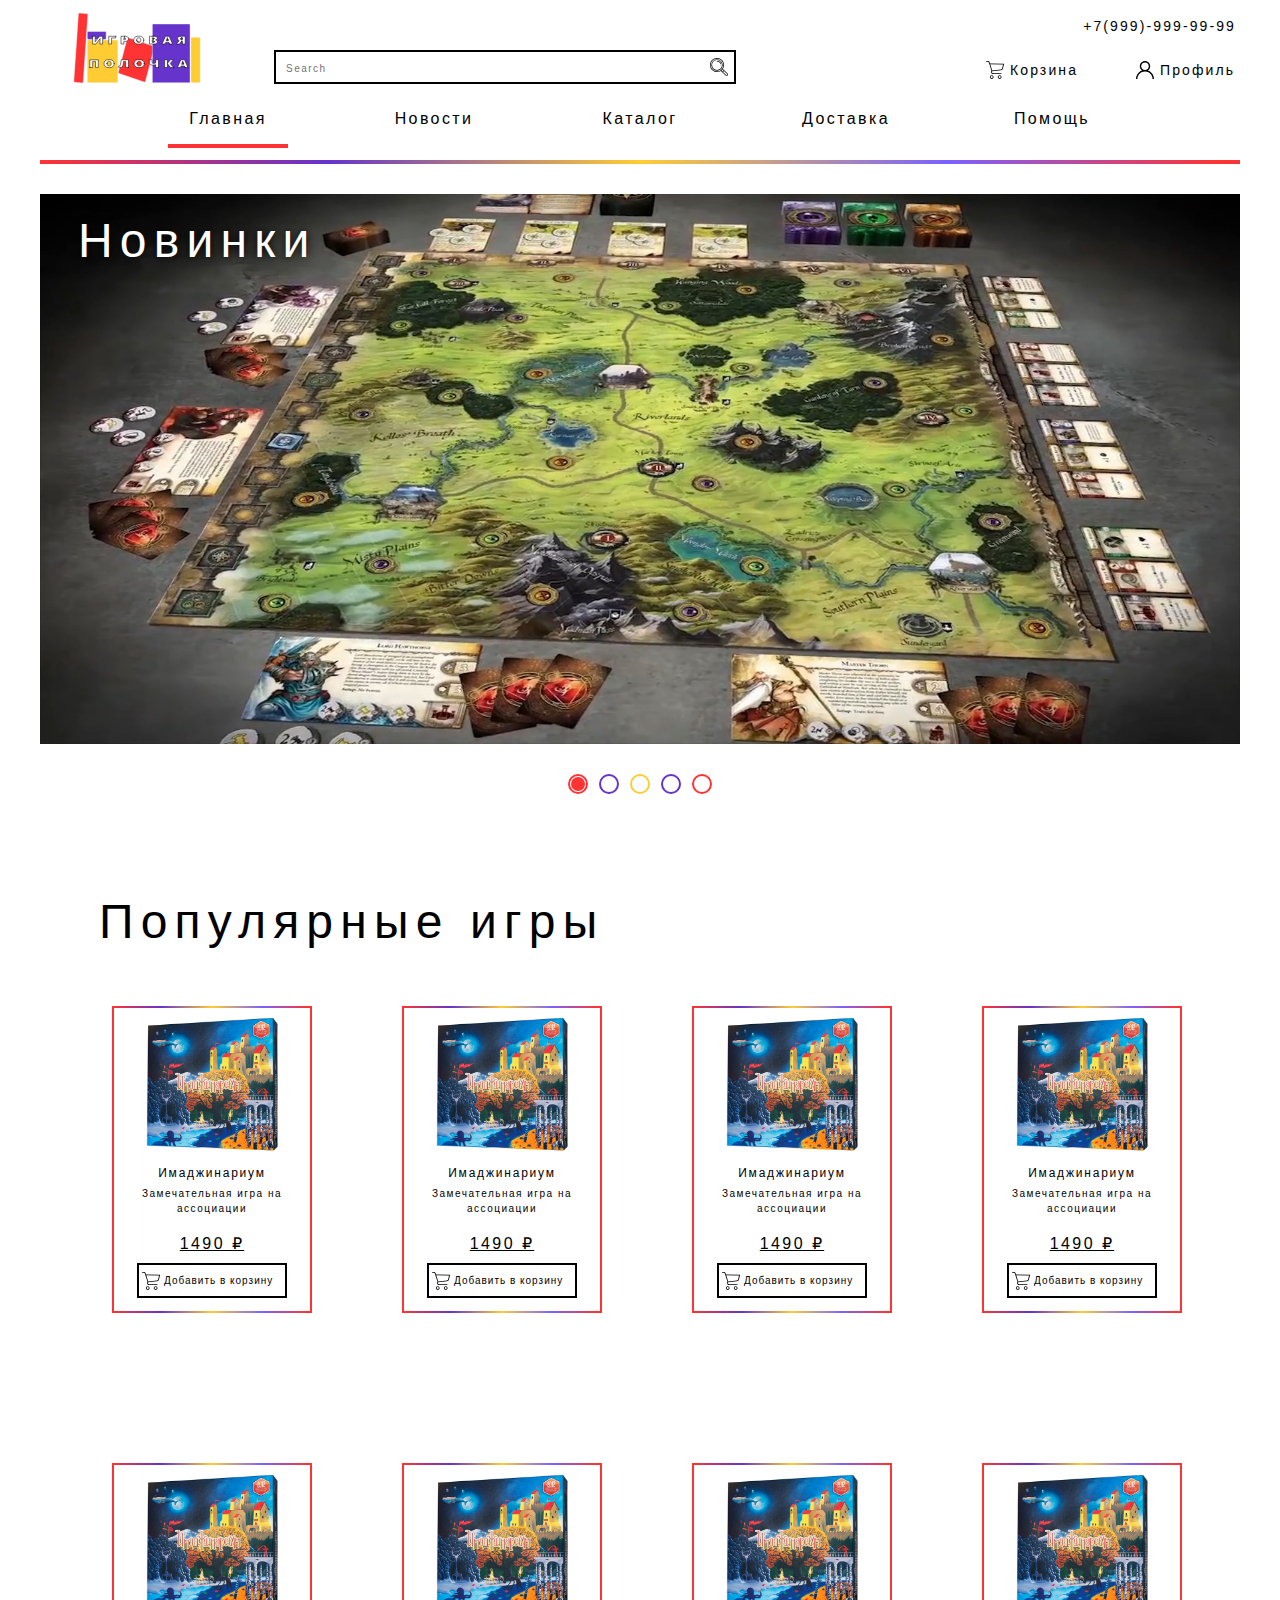
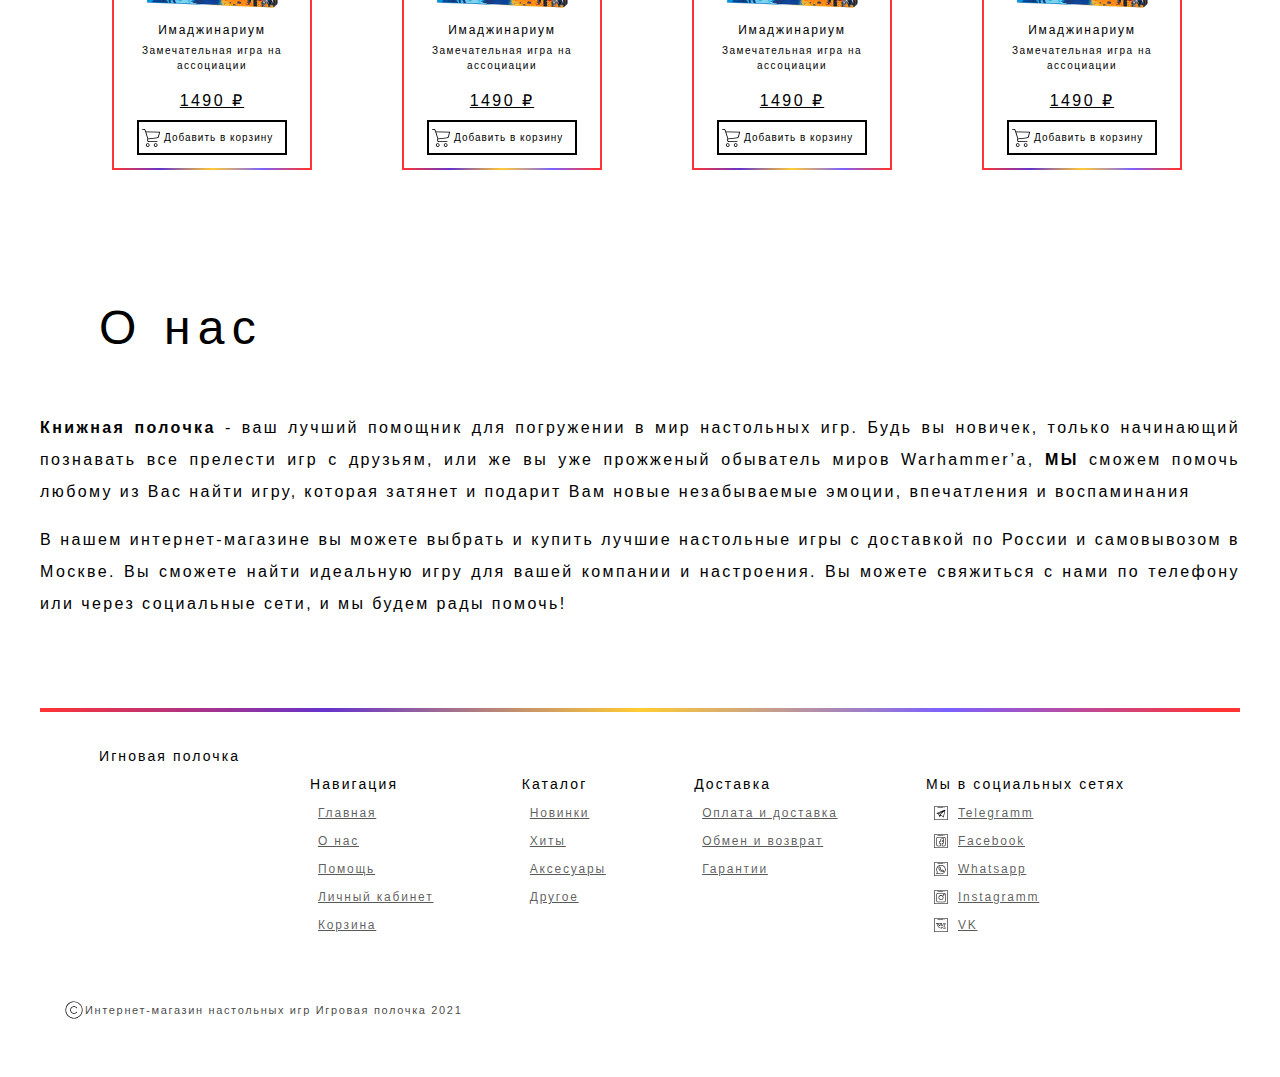
<file: index.html>
<!DOCTYPE html>
<!--
          ／＞　   フ 
　　　　　| 　_　 _| 
　 　　　／`ミ _x 彡 
　　 　 /　　　 　 | 
　　　 /　 ヽ　　 ﾉ 
　／￣|　　 |　|　| 
　| (￣ヽ＿_ヽ_)_) 
　＼二つ
Котейка будет грустить, если ты нормально не проверишь-->
<html lang="ru" dir="ltr">
  <head>
    <meta charset="utf-8" />
    <link rel="preconnect" href="https://fonts.gstatic.com" />
    <link
      href="https://fonts.googleapis.com/css2?family=Noto+Sans+JP:wght@100;300;400;500;700;900&display=swap"
      rel="stylesheet"
    />
    <!--Переделать иконку-->
    <link rel="icon" href="../img/icons/Bez_imeni-1.png" type="image/png" />
    <link rel="stylesheet" href="css/style.css" />
    <link rel="stylesheet" href="css/index.css" />
    <title>Игровая полочка</title>
  </head>
  <body>
    <header>
      <div class="container">
        <div class="head">
          <img src="img/icons/logo.svg" alt="Игровая полочка" class="logo" />
          <div class="search-line">
            <form class="search-form" name="@" method="GET" target="">
              <input type="text" placeholder="Search" class="search" />
              <button type="submit" class="btn btn-search"></button>
            </form>
          </div>
          <div class="personal">
            <a href="tel:+79999999999" class="phone">+7(999)-999-99-99</a>
            <a href="html/basket.html" class="icons basket"
              ><span class="number-of-goods">0</span>Корзина</a
            >
            <a
              class="icons profile"
              href="https://www.youtube.com/watch?v=dQw4w9WgXcQ"
            >
              Профиль
            </a>
          </div>
        </div>
      </div>
      <div class="container gradient">
        <nav class="nav">
          <ul class="list-buttons">
            <li class="main">
              <a href="index.html" class="item red show-underline">
                Главная
              </a>
            </li>
            <li class="news">
              <a href="#" class="item purple"> Новости </a>
            </li>
            <li class="catalog">
              <a href="#" class="item yellow"> Каталог </a>
            </li>
            <li class="delivery">
              <a href="#" class="item purple"> Доставка </a>
            </li>
            <li class="help">
              <a href="#" class="item red"> Помощь </a>
            </li>
          </ul>
        </nav>
      </div>
    </header>
    <main>
      <section class="new-items">
        <div class="container">
          <h2 class="zagalovok zagalovok-new">Новинки</h2>
          <!--Физические переключатели(скрыты)-->
          <input
            type="radio"
            name="slayder"
            class="slayder-tochki"
            id="new-product-1"
            checked
          />
          <input
            type="radio"
            name="slayder"
            class="slayder-tochki"
            id="new-product-2"
          />
          <input
            type="radio"
            name="slayder"
            class="slayder-tochki"
            id="new-product-3"
          />
          <input
            type="radio"
            name="slayder"
            class="slayder-tochki"
            id="new-product-4"
          />
          <input
            type="radio"
            name="slayder"
            class="slayder-tochki"
            id="new-product-5"
          />
          <!--Переключаемый контент-->
          <div class="new-products">
            <a href="#" class="new-product"></a>
            <a href="#" class="new-product"></a>
            <a href="#" class="new-product"></a>
            <a href="#" class="new-product"></a>
            <a href="#" class="new-product"></a>
          </div>

          <!--Декоротивные переключатели-->
          <div class="slayder">
            <label class="red-circle" for="new-product-1"></label>
            <label class="purple-circle" for="new-product-2"></label>
            <label class="yellow-circle" for="new-product-3"></label>
            <label class="purple-circle" for="new-product-4"></label>
            <label class="red-circle" for="new-product-5"></label>
          </div>
        </div>
      </section>
      <section>
        <div class="container">
          <h2 class="zagalovok">Популярные игры</h2>
          <div class="products">
            <div class="product grad-brd">
              <a href="html/item.html" class="product-ref">
                <img
                  src="img/picture/Imag-small.png"
                  alt="Изображение игры"
                  class="product-img"
                />
                <h3 class="product-name">Имаджинариум</h3>
              </a>
              <p class="product-des">Замечательная игра на ассоциации</p>
              <p class="product-price">1490 ₽</p>
              <a class="btn add-to-bsk" data-add="">Добавить в корзину</a>
            </div>
            <div class="product grad-brd">
              <a href="html/item.html" class="product-ref">
                <img
                  src="img/picture/Imag-small.png"
                  alt="Изображение игры"
                  class="product-img"
                />
                <h3 class="product-name">Имаджинариум</h3>
              </a>
              <p class="product-des">Замечательная игра на ассоциации</p>
              <p class="product-price">1490 ₽</p>
              <a class="btn add-to-bsk" data-add="">Добавить в корзину</a>
            </div>
            <div class="product grad-brd">
              <a href="html/item.html" class="product-ref">
                <img
                  src="img/picture/Imag-small.png"
                  alt="Изображение игры"
                  class="product-img"
                />
                <h3 class="product-name">Имаджинариум</h3>
              </a>
              <p class="product-des">Замечательная игра на ассоциации</p>
              <p class="product-price">1490 ₽</p>
              <a class="btn add-to-bsk" data-add="">Добавить в корзину</a>
            </div>
            <div class="product grad-brd">
              <a href="html/item.html" class="product-ref">
                <img
                  src="img/picture/Imag-small.png"
                  alt="Изображение игры"
                  class="product-img"
                />
                <h3 class="product-name">Имаджинариум</h3>
              </a>
              <p class="product-des">Замечательная игра на ассоциации</p>
              <p class="product-price">1490 ₽</p>
              <a class="btn add-to-bsk" data-add="">Добавить в корзину</a>
            </div>
            <div class="product grad-brd">
              <a href="html/item.html" class="product-ref">
                <img
                  src="img/picture/Imag-small.png"
                  alt="Изображение игры"
                  class="product-img"
                />
                <h3 class="product-name">Имаджинариум</h3>
              </a>
              <p class="product-des">Замечательная игра на ассоциации</p>
              <p class="product-price">1490 ₽</p>
              <a class="btn add-to-bsk" data-add="">Добавить в корзину</a>
            </div>
            <div class="product grad-brd">
              <a href="html/item.html" class="product-ref">
                <img
                  src="img/picture/Imag-small.png"
                  alt="Изображение игры"
                  class="product-img"
                />
                <h3 class="product-name">Имаджинариум</h3>
              </a>
              <p class="product-des">Замечательная игра на ассоциации</p>
              <p class="product-price">1490 ₽</p>
              <a class="btn add-to-bsk" data-add="">Добавить в корзину</a>
            </div>
            <div class="product grad-brd">
              <a href="html/item.html" class="product-ref">
                <img
                  src="img/picture/Imag-small.png"
                  alt="Изображение игры"
                  class="product-img"
                />
                <h3 class="product-name">Имаджинариум</h3>
              </a>
              <p class="product-des">Замечательная игра на ассоциации</p>
              <p class="product-price">1490 ₽</p>
              <a class="btn add-to-bsk" data-add="">Добавить в корзину</a>
            </div>
            <div class="product grad-brd">
              <a href="html/item.html" class="product-ref">
                <img
                  src="img/picture/Imag-small.png"
                  alt="Изображение игры"
                  class="product-img"
                />
                <h3 class="product-name">Имаджинариум</h3>
              </a>
              <p class="product-des">Замечательная игра на ассоциации</p>
              <p class="product-price">1490 ₽</p>
              <a class="btn add-to-bsk" data-add="">Добавить в корзину</a>
            </div>
          </div>
        </div>
      </section>
      <section>
        <div class="container gradient">
          <h2 class="zagalovok">О нас</h2>
          <div class="about-us">
            <p class="about-text">
              <b>Книжная полочка </b> - ваш лучший помощник для погружении в мир
              настольных игр. Будь вы новичек, только начинающий познавать все
              прелести игр с друзьям, или же вы уже прожженый обыватель миров
              Warhammer’а, <b>МЫ</b> сможем помочь любому из Вас найти игру,
              которая затянет и подарит Вам новые незабываемые эмоции,
              впечатления и воспаминания
            </p>
            <p class="about-text">
              В нашем интернет-магазине вы можете выбрать и купить лучшие
              настольные игры с доставкой по России и самовывозом в Москве. Вы
              сможете найти идеальную игру для вашей компании и настроения. Вы
              можете свяжиться с нами по телефону или через социальные сети, и
              мы будем рады помочь!
            </p>
          </div>
        </div>
      </section>
    </main>
    <footer>
      <div class="container">
        <div class="footer-top">
          <span class="footer-name">Игновая полочка</span>
        </div>
        <div class="footer-middle">
          <ul class="footer-menu">
            <li class="item-menu">
              Навигация
              <ul class="submenu">
                <li><a class="submenu-item" href="index.html">Главная</a></li>
                <li><a class="submenu-item">О нас</a></li>
                <li><a class="submenu-item">Помощь</a></li>
                <li><a class="submenu-item">Личный кабинет</a></li>
                <li>
                  <a class="submenu-item" href="html/basket.html">Корзина</a>
                </li>
              </ul>
            </li>

            <li class="item-menu">
              Каталог
              <ul class="submenu">
                <li><a class="submenu-item">Новинки</a></li>
                <li><a class="submenu-item">Хиты</a></li>
                <li><a class="submenu-item">Аксесуары</a></li>
                <li><a class="submenu-item">Другое</a></li>
              </ul>
            </li>

            <li class="item-menu">
              Доставка
              <ul class="submenu">
                <li><a class="submenu-item">Оплата и доставка</a></li>
                <li><a class="submenu-item">Обмен и возврат</a></li>
                <li><a class="submenu-item">Гарантии</a></li>
              </ul>
            </li>
            <li class="item-menu">
              Мы в социальных сетях
              <ul class="submenu">
                <li><a class="submenu-item footer-sm tg">Telegramm</a></li>
                <li><a class="submenu-item footer-sm fb">Facebook</a></li>
                <li><a class="submenu-item footer-sm wa">Whatsapp</a></li>
                <li><a class="submenu-item footer-sm ig">Instagramm</a></li>
                <li><a class="submenu-item footer-sm vk">VK</a></li>
              </ul>
            </li>
          </ul>
        </div>
        <div class="footer-bottom">
          <span class="copyright"
            >Интернет-магазин настольных игр Игровая полочка 2021
          </span>
        </div>
      </div>
    </footer>
    <div class="arrow-top"></div>
    <script src="js/add-basket.js"></script>
    <script src="js/scroll.js"></script>
    <script src="js/search.js"></script>
  </body>
</html>

<!-- (ಥ﹏ಥ) Deadly boredom -->
</file>
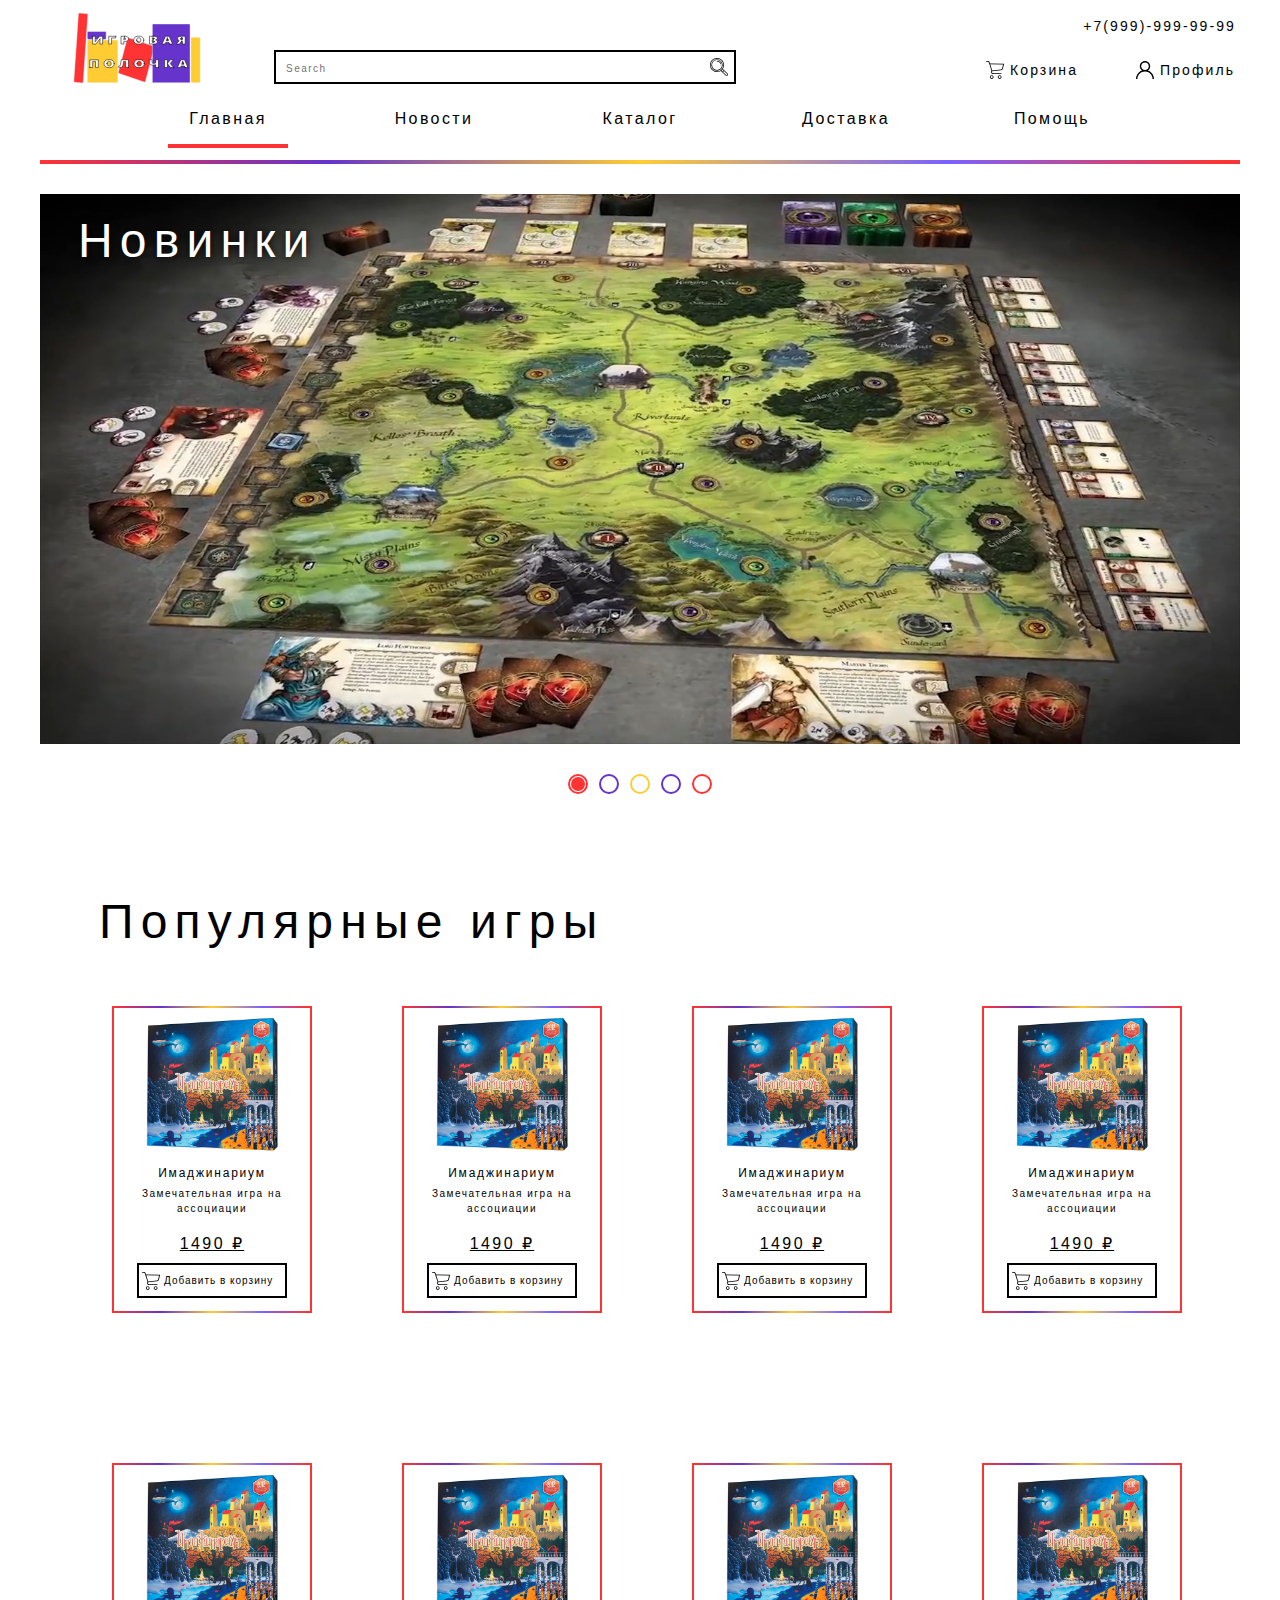
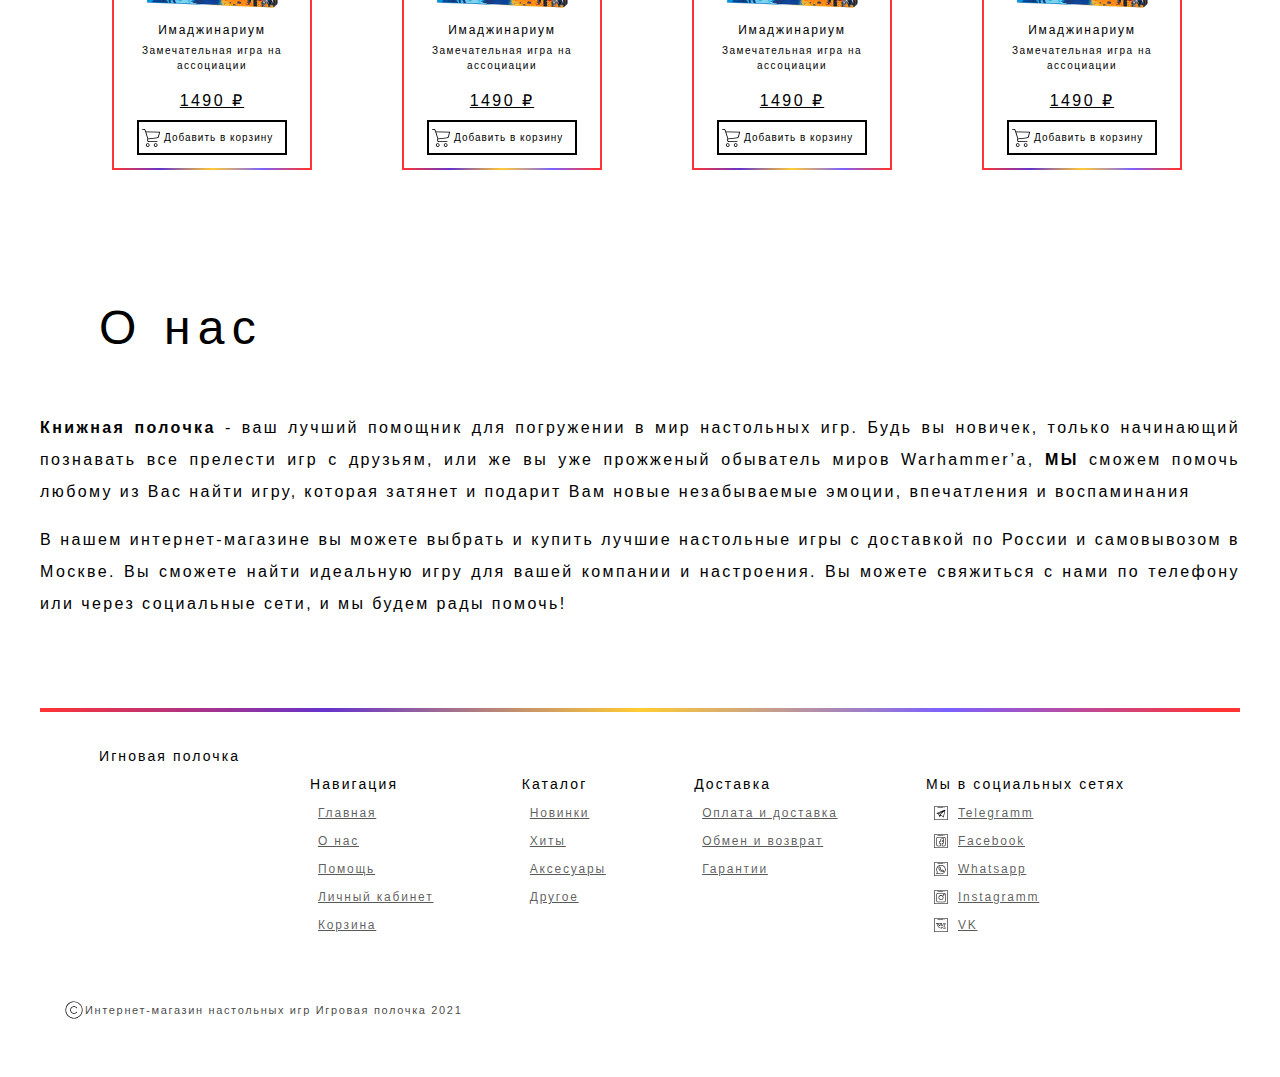
<file: docs/index.html>
<!DOCTYPE html>
<!--
          ／＞　   フ 
　　　　　| 　_　 _| 
　 　　　／`ミ _x 彡 
　　 　 /　　　 　 | 
　　　 /　 ヽ　　 ﾉ 
　／￣|　　 |　|　| 
　| (￣ヽ＿_ヽ_)_) 
　＼二つ
Котейка будет грустить, если ты нормально не проверишь-->
<html lang="ru" dir="ltr">
  <head>
    <meta charset="utf-8" />
    <link rel="preconnect" href="https://fonts.gstatic.com" />
    <link
      href="https://fonts.googleapis.com/css2?family=Noto+Sans+JP:wght@100;300;400;500;700;900&display=swap"
      rel="stylesheet"
    />
    <!--Переделать иконку-->
    <link rel="icon" href="../img/icons/Bez_imeni-1.png" type="image/png" />
    <link rel="stylesheet" href="/css/style.css" />
    <link rel="stylesheet" href="/css/index.css" />
    <title>Игровая полочка</title>
  </head>
  <body>
    <header>
      <div class="container">
        <div class="head">
          <img src="/img/icons/logo.svg" alt="Игровая полочка" class="logo" />
          <div class="search-line">
            <form class="search-form" name="@" method="GET" target="">
              <input type="text" placeholder="Search" class="search" />
              <button type="submit" class="btn btn-search"></button>
            </form>
          </div>
          <div class="personal">
            <a href="tel:+79999999999" class="phone">+7(999)-999-99-99</a>
            <a href="html/basket.html" class="icons basket"
              ><span class="number-of-goods">0</span>Корзина</a
            >
            <a
              class="icons profile"
              href="https://www.youtube.com/watch?v=dQw4w9WgXcQ"
            >
              Профиль
            </a>
          </div>
        </div>
      </div>
      <div class="container gradient">
        <nav class="nav">
          <ul class="list-buttons">
            <li class="main">
              <a href="#" class="item red show-underline"> Главная </a>
            </li>
            <li class="news">
              <a href="#" class="item purple"> Новости </a>
            </li>
            <li class="catalog">
              <a href="#" class="item yellow"> Каталог </a>
            </li>
            <li class="delivery">
              <a href="#" class="item purple"> Доставка </a>
            </li>
            <li class="help">
              <a href="#" class="item red"> Помощь </a>
            </li>
          </ul>
        </nav>
      </div>
    </header>
    <main>
      <section class="new-items">
        <div class="container">
          <h2 class="zagalovok zagalovok-new">Новинки</h2>
          <!--Физические переключатели(скрыты)-->
          <input
            type="radio"
            name="slayder"
            class="slayder-tochki"
            id="new-product-1"
            checked
          />
          <input
            type="radio"
            name="slayder"
            class="slayder-tochki"
            id="new-product-2"
          />
          <input
            type="radio"
            name="slayder"
            class="slayder-tochki"
            id="new-product-3"
          />
          <input
            type="radio"
            name="slayder"
            class="slayder-tochki"
            id="new-product-4"
          />
          <input
            type="radio"
            name="slayder"
            class="slayder-tochki"
            id="new-product-5"
          />
          <!--Переключаемый контент-->
          <div class="new-products">
            <a href="#" class="new-product"></a>
            <a href="#" class="new-product"></a>
            <a href="#" class="new-product"></a>
            <a href="#" class="new-product"></a>
            <a href="#" class="new-product"></a>
          </div>

          <!--Декоротивные переключатели-->
          <div class="slayder">
            <label class="red-circle" for="new-product-1"></label>
            <label class="purple-circle" for="new-product-2"></label>
            <label class="yellow-circle" for="new-product-3"></label>
            <label class="purple-circle" for="new-product-4"></label>
            <label class="red-circle" for="new-product-5"></label>
          </div>
        </div>
      </section>
      <section>
        <div class="container">
          <h2 class="zagalovok">Популярные игры</h2>
          <div class="products">
            <div class="product grad-brd">
              <a href="html/item.html" class="product-ref">
                <img
                  src="/img/picture/Imag-small.png"
                  alt="Изображение игры"
                  class="product-img"
                />
                <h3 class="product-name">Имаджинариум</h3>
              </a>
              <p class="product-des">Замечательная игра на ассоциации</p>
              <p class="product-price">1490 ₽</p>
              <a class="btn add-to-bsk" data-add="">Добавить в корзину</a>
            </div>
            <div class="product grad-brd">
              <a href="html/item.html" class="product-ref">
                <img
                  src="/img/picture/Imag-small.png"
                  alt="Изображение игры"
                  class="product-img"
                />
                <h3 class="product-name">Имаджинариум</h3>
              </a>
              <p class="product-des">Замечательная игра на ассоциации</p>
              <p class="product-price">1490 ₽</p>
              <a class="btn add-to-bsk" data-add="">Добавить в корзину</a>
            </div>
            <div class="product grad-brd">
              <a href="html/item.html" class="product-ref">
                <img
                  src="/img/picture/Imag-small.png"
                  alt="Изображение игры"
                  class="product-img"
                />
                <h3 class="product-name">Имаджинариум</h3>
              </a>
              <p class="product-des">Замечательная игра на ассоциации</p>
              <p class="product-price">1490 ₽</p>
              <a class="btn add-to-bsk" data-add="">Добавить в корзину</a>
            </div>
            <div class="product grad-brd">
              <a href="html/item.html" class="product-ref">
                <img
                  src="/img/picture/Imag-small.png"
                  alt="Изображение игры"
                  class="product-img"
                />
                <h3 class="product-name">Имаджинариум</h3>
              </a>
              <p class="product-des">Замечательная игра на ассоциации</p>
              <p class="product-price">1490 ₽</p>
              <a class="btn add-to-bsk" data-add="">Добавить в корзину</a>
            </div>
            <div class="product grad-brd">
              <a href="html/item.html" class="product-ref">
                <img
                  src="/img/picture/Imag-small.png"
                  alt="Изображение игры"
                  class="product-img"
                />
                <h3 class="product-name">Имаджинариум</h3>
              </a>
              <p class="product-des">Замечательная игра на ассоциации</p>
              <p class="product-price">1490 ₽</p>
              <a class="btn add-to-bsk" data-add="">Добавить в корзину</a>
            </div>
            <div class="product grad-brd">
              <a href="html/item.html" class="product-ref">
                <img
                  src="/img/picture/Imag-small.png"
                  alt="Изображение игры"
                  class="product-img"
                />
                <h3 class="product-name">Имаджинариум</h3>
              </a>
              <p class="product-des">Замечательная игра на ассоциации</p>
              <p class="product-price">1490 ₽</p>
              <a class="btn add-to-bsk" data-add="">Добавить в корзину</a>
            </div>
            <div class="product grad-brd">
              <a href="html/item.html" class="product-ref">
                <img
                  src="/img/picture/Imag-small.png"
                  alt="Изображение игры"
                  class="product-img"
                />
                <h3 class="product-name">Имаджинариум</h3>
              </a>
              <p class="product-des">Замечательная игра на ассоциации</p>
              <p class="product-price">1490 ₽</p>
              <a class="btn add-to-bsk" data-add="">Добавить в корзину</a>
            </div>
            <div class="product grad-brd">
              <a href="html/item.html" class="product-ref">
                <img
                  src="/img/picture/Imag-small.png"
                  alt="Изображение игры"
                  class="product-img"
                />
                <h3 class="product-name">Имаджинариум</h3>
              </a>
              <p class="product-des">Замечательная игра на ассоциации</p>
              <p class="product-price">1490 ₽</p>
              <a class="btn add-to-bsk" data-add="">Добавить в корзину</a>
            </div>
          </div>
        </div>
      </section>
      <section>
        <div class="container gradient">
          <h2 class="zagalovok">О нас</h2>
          <div class="about-us">
            <p class="about-text">
              <b>Книжная полочка </b> - ваш лучший помощник для погружении в мир
              настольных игр. Будь вы новичек, только начинающий познавать все
              прелести игр с друзьям, или же вы уже прожженый обыватель миров
              Warhammer’а, <b>МЫ</b> сможем помочь любому из Вас найти игру,
              которая затянет и подарит Вам новые незабываемые эмоции,
              впечатления и воспаминания
            </p>
            <p class="about-text">
              В нашем интернет-магазине вы можете выбрать и купить лучшие
              настольные игры с доставкой по России и самовывозом в Москве. Вы
              сможете найти идеальную игру для вашей компании и настроения. Вы
              можете свяжиться с нами по телефону или через социальные сети, и
              мы будем рады помочь!
            </p>
          </div>
        </div>
      </section>
    </main>
    <footer>
      <div class="container">
        <div class="footer-top">
          <span class="footer-name">Игновая полочка</span>
        </div>
        <div class="footer-middle">
          <ul class="footer-menu">
            <li class="item-menu">
              Навигация
              <ul class="submenu">
                <li><a class="submenu-item" href="index.html">Главная</a></li>
                <li><a class="submenu-item">О нас</a></li>
                <li><a class="submenu-item">Помощь</a></li>
                <li><a class="submenu-item">Личный кабинет</a></li>
                <li><a class="submenu-item" href="html/basket.html">Корзина</a></li>
              </ul>
            </li>

            <li class="item-menu">
              Каталог
              <ul class="submenu">
                <li><a class="submenu-item">Новинки</a></li>
                <li><a class="submenu-item">Хиты</a></li>
                <li><a class="submenu-item">Аксесуары</a></li>
                <li><a class="submenu-item">Другое</a></li>
              </ul>
            </li>

            <li class="item-menu">
              Доставка
              <ul class="submenu">
                <li><a class="submenu-item">Оплата и доставка</a></li>
                <li><a class="submenu-item">Обмен и возврат</a></li>
                <li><a class="submenu-item">Гарантии</a></li>
              </ul>
            </li>
            <li class="item-menu">
              Мы в социальных сетях
              <ul class="submenu">
                <li><a class="submenu-item footer-sm tg">Telegramm</a></li>
                <li><a class="submenu-item footer-sm fb">Facebook</a></li>
                <li><a class="submenu-item footer-sm wa">Whatsapp</a></li>
                <li><a class="submenu-item footer-sm ig">Instagramm</a></li>
                <li><a class="submenu-item footer-sm vk">VK</a></li>
              </ul>
            </li>
          </ul>
        </div>
        <div class="footer-bottom">
          <span class="copyright"
            >Интернет-магазин настольных игр Игровая полочка 2021
          </span>
        </div>
      </div>
    </footer>
    <div class="arrow-top"></div>
    <script src="/js/add-basket.js"></script>
    <script src="/js/scroll.js"></script>
    <script src="/js/search.js"></script>
  </body>
</html>

<!-- (ಥ﹏ಥ) Deadly boredom -->
</file>
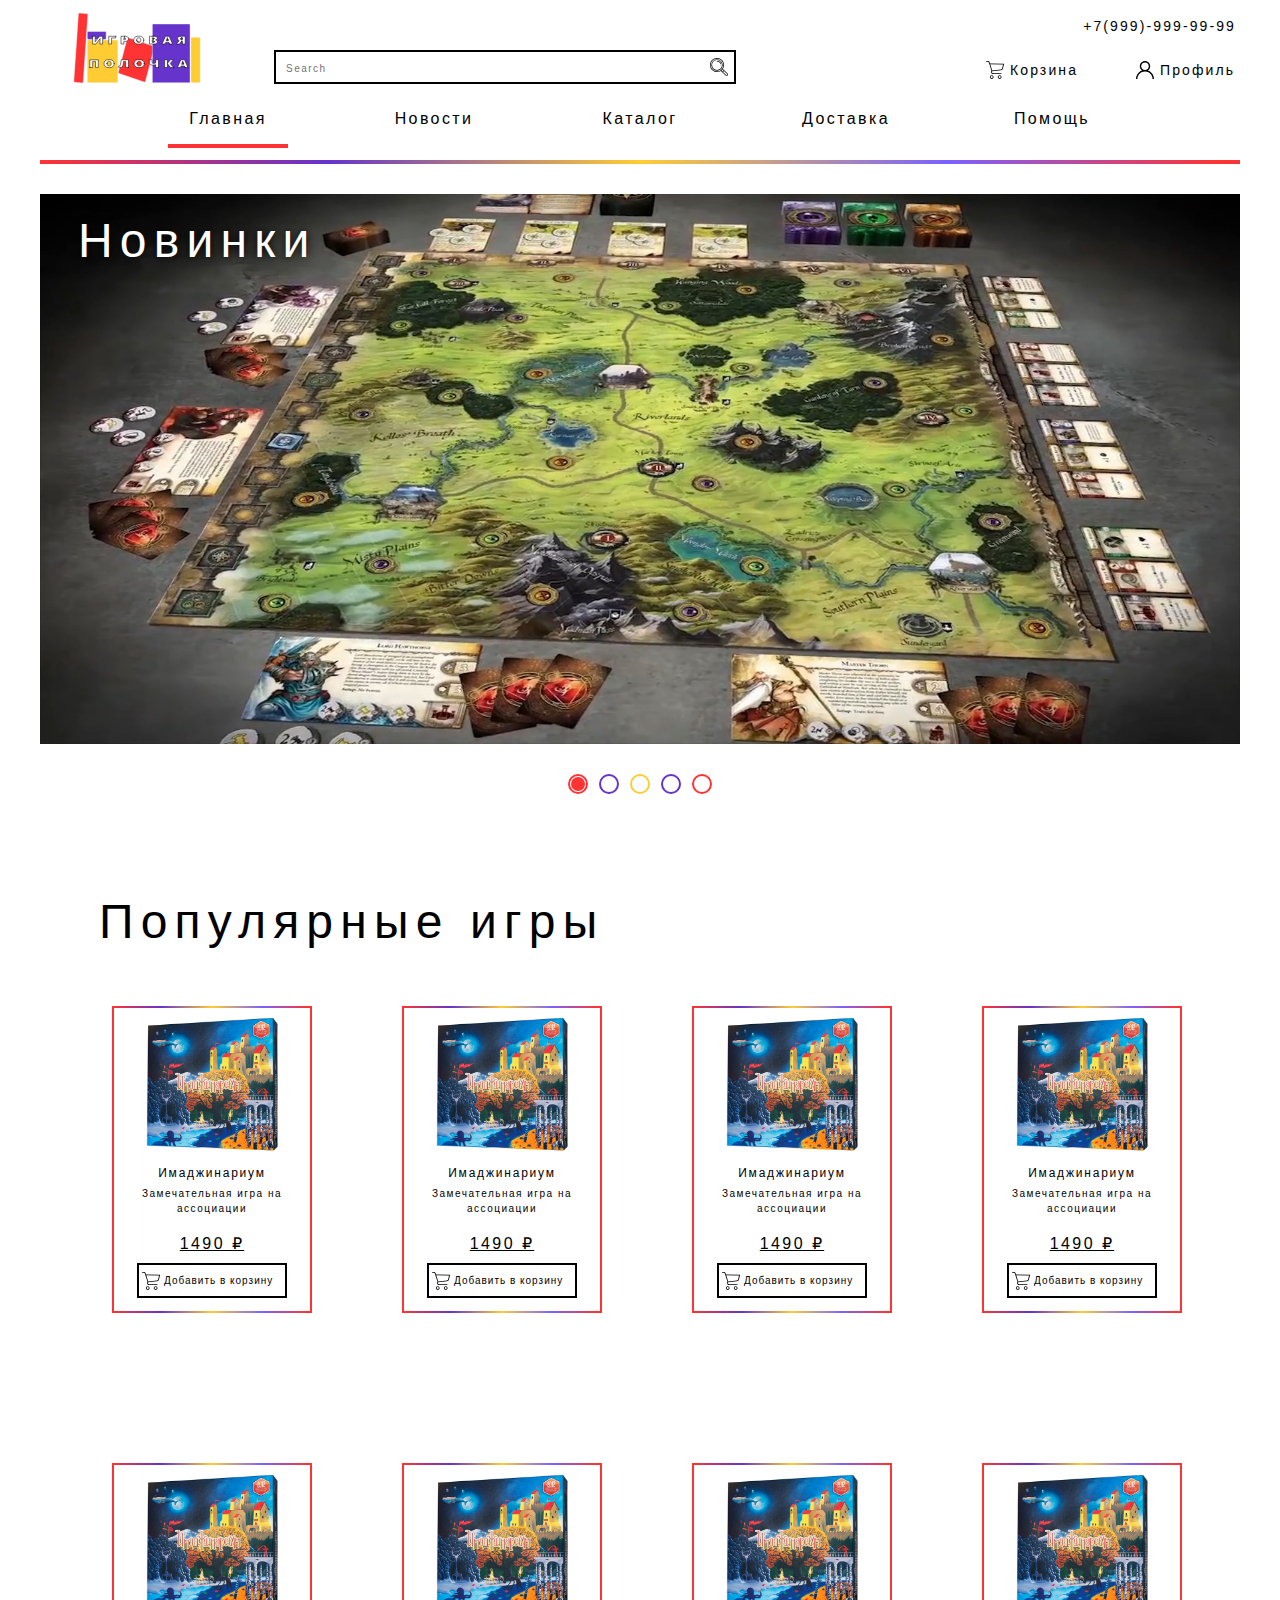
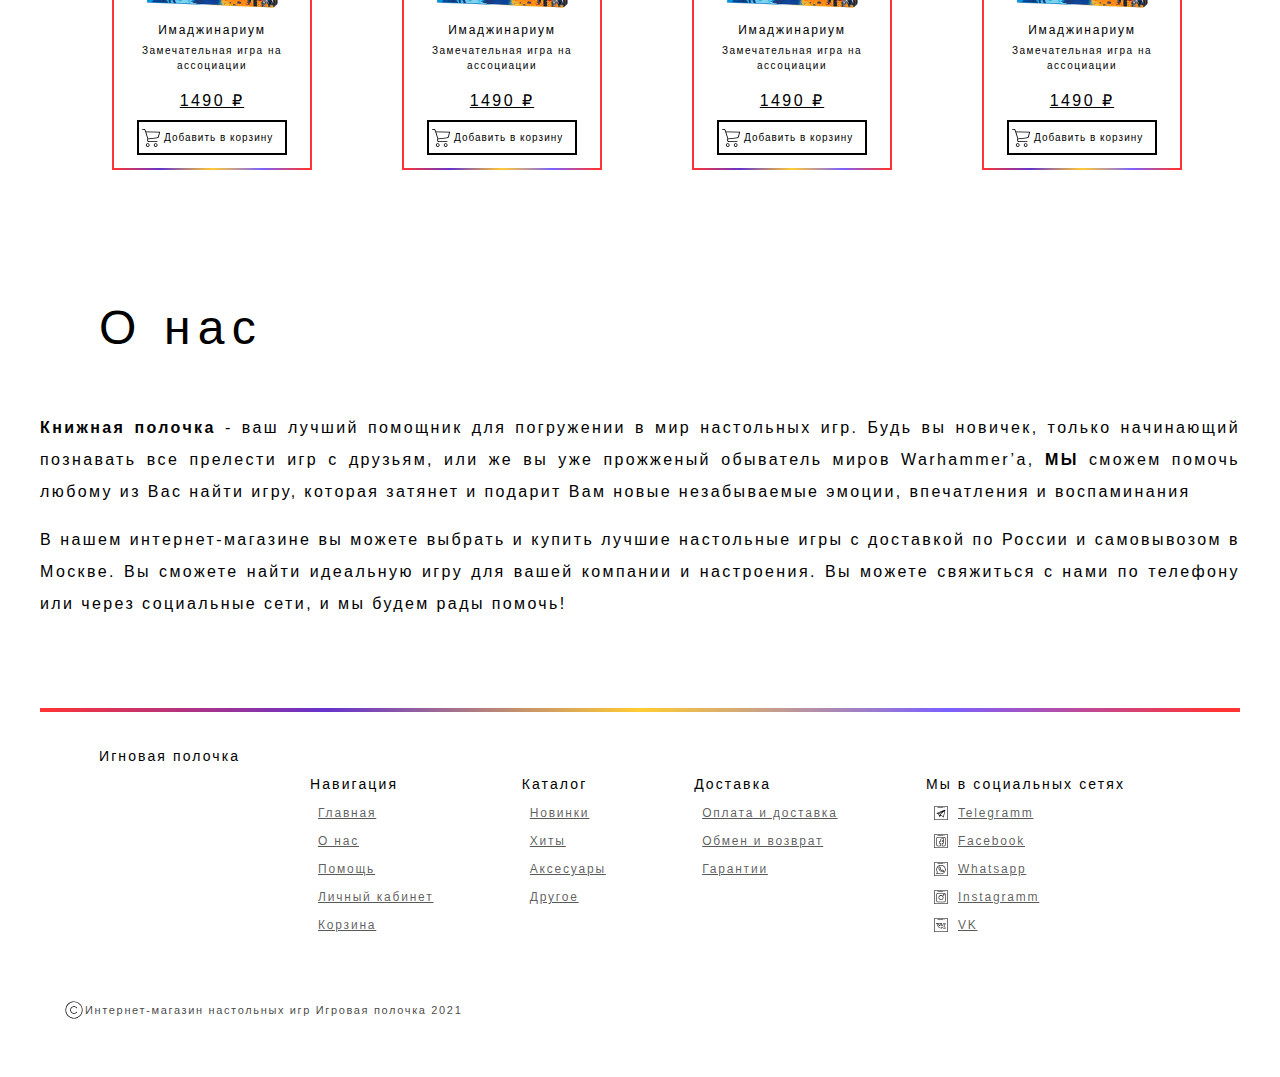
<file: html/index.html>
<!DOCTYPE html>
<!--
          ／＞　   フ 
　　　　　| 　_　 _| 
　 　　　／`ミ _x 彡 
　　 　 /　　　 　 | 
　　　 /　 ヽ　　 ﾉ 
　／￣|　　 |　|　| 
　| (￣ヽ＿_ヽ_)_) 
　＼二つ
Котейка будет грустить, если ты нормально не проверишь-->
<html lang="ru" dir="ltr">
  <head>
    <meta charset="utf-8" />
    <link rel="preconnect" href="https://fonts.gstatic.com" />
    <link
      href="https://fonts.googleapis.com/css2?family=Noto+Sans+JP:wght@100;300;400;500;700;900&display=swap"
      rel="stylesheet"
    />
    <!--Переделать иконку-->
    <link rel="icon" href="../img/icons/Bez_imeni-1.png" type="image/png" />
    <link rel="stylesheet" href="../css/style.css" />
    <link rel="stylesheet" href="../css/index.css" />
    <title>Игровая полочка</title>
  </head>
  <body>
    <header>
      <div class="container">
        <div class="head">
          <img src="../img/icons/logo.svg" alt="Игровая полочка" class="logo" />
          <div class="search-line">
            <form class="search-form" name="@" method="GET" target="">
              <input type="text" placeholder="Search" class="search" />
              <button type="submit" class="btn btn-search"></button>
            </form>
          </div>
          <div class="personal">
            <a href="tel:+79999999999" class="phone">+7(999)-999-99-99</a>
            <a href="basket.html" class="icons basket"
              ><span class="number-of-goods">0</span>Корзина</a
            >
            <a
              class="icons profile"
              href="https://www.youtube.com/watch?v=dQw4w9WgXcQ"
            >
              Профиль
            </a>
          </div>
        </div>
      </div>
      <div class="container gradient">
        <nav class="nav">
          <ul class="list-buttons">
            <li class="main">
              <a href="#" class="item red show-underline"> Главная </a>
            </li>
            <li class="news">
              <a href="#" class="item purple"> Новости </a>
            </li>
            <li class="catalog">
              <a href="#" class="item yellow"> Каталог </a>
            </li>
            <li class="delivery">
              <a href="#" class="item purple"> Доставка </a>
            </li>
            <li class="help">
              <a href="#" class="item red"> Помощь </a>
            </li>
          </ul>
        </nav>
      </div>
    </header>
    <main>
      <section class="new-items">
        <div class="container">
          <h2 class="zagalovok zagalovok-new">Новинки</h2>
          <!--Физические переключатели(скрыты)-->
          <input
            type="radio"
            name="slayder"
            class="slayder-tochki"
            id="new-product-1"
            checked
          />
          <input
            type="radio"
            name="slayder"
            class="slayder-tochki"
            id="new-product-2"
          />
          <input
            type="radio"
            name="slayder"
            class="slayder-tochki"
            id="new-product-3"
          />
          <input
            type="radio"
            name="slayder"
            class="slayder-tochki"
            id="new-product-4"
          />
          <input
            type="radio"
            name="slayder"
            class="slayder-tochki"
            id="new-product-5"
          />
          <!--Переключаемый контент-->
          <div class="new-products">
            <a href="#" class="new-product"></a>
            <a href="#" class="new-product"></a>
            <a href="#" class="new-product"></a>
            <a href="#" class="new-product"></a>
            <a href="#" class="new-product"></a>
          </div>

          <!--Декоротивные переключатели-->
          <div class="slayder">
            <label class="red-circle" for="new-product-1"></label>
            <label class="purple-circle" for="new-product-2"></label>
            <label class="yellow-circle" for="new-product-3"></label>
            <label class="purple-circle" for="new-product-4"></label>
            <label class="red-circle" for="new-product-5"></label>
          </div>
        </div>
      </section>
      <section>
        <div class="container">
          <h2 class="zagalovok">Популярные игры</h2>
          <div class="products">
            <div class="product grad-brd">
              <a href="item.html" class="product-ref">
                <img
                  src="../img/picture/Imag-small.png"
                  alt="Изображение игры"
                  class="product-img"
                />
                <h3 class="product-name">Имаджинариум</h3>
              </a>
              <p class="product-des">Замечательная игра на ассоциации</p>
              <p class="product-price">1490 ₽</p>
              <a class="btn add-to-bsk" data-add="">Добавить в корзину</a>
            </div>
            <div class="product grad-brd">
              <a href="item.html" class="product-ref">
                <img
                  src="../img/picture/Imag-small.png"
                  alt="Изображение игры"
                  class="product-img"
                />
                <h3 class="product-name">Имаджинариум</h3>
              </a>
              <p class="product-des">Замечательная игра на ассоциации</p>
              <p class="product-price">1490 ₽</p>
              <a class="btn add-to-bsk" data-add="">Добавить в корзину</a>
            </div>
            <div class="product grad-brd">
              <a href="item.html" class="product-ref">
                <img
                  src="../img/picture/Imag-small.png"
                  alt="Изображение игры"
                  class="product-img"
                />
                <h3 class="product-name">Имаджинариум</h3>
              </a>
              <p class="product-des">Замечательная игра на ассоциации</p>
              <p class="product-price">1490 ₽</p>
              <a class="btn add-to-bsk" data-add="">Добавить в корзину</a>
            </div>
            <div class="product grad-brd">
              <a href="item.html" class="product-ref">
                <img
                  src="../img/picture/Imag-small.png"
                  alt="Изображение игры"
                  class="product-img"
                />
                <h3 class="product-name">Имаджинариум</h3>
              </a>
              <p class="product-des">Замечательная игра на ассоциации</p>
              <p class="product-price">1490 ₽</p>
              <a class="btn add-to-bsk" data-add="">Добавить в корзину</a>
            </div>
            <div class="product grad-brd">
              <a href="item.html" class="product-ref">
                <img
                  src="../img/picture/Imag-small.png"
                  alt="Изображение игры"
                  class="product-img"
                />
                <h3 class="product-name">Имаджинариум</h3>
              </a>
              <p class="product-des">Замечательная игра на ассоциации</p>
              <p class="product-price">1490 ₽</p>
              <a class="btn add-to-bsk" data-add="">Добавить в корзину</a>
            </div>
            <div class="product grad-brd">
              <a href="item.html" class="product-ref">
                <img
                  src="../img/picture/Imag-small.png"
                  alt="Изображение игры"
                  class="product-img"
                />
                <h3 class="product-name">Имаджинариум</h3>
              </a>
              <p class="product-des">Замечательная игра на ассоциации</p>
              <p class="product-price">1490 ₽</p>
              <a class="btn add-to-bsk" data-add="">Добавить в корзину</a>
            </div>
            <div class="product grad-brd">
              <a href="item.html" class="product-ref">
                <img
                  src="../img/picture/Imag-small.png"
                  alt="Изображение игры"
                  class="product-img"
                />
                <h3 class="product-name">Имаджинариум</h3>
              </a>
              <p class="product-des">Замечательная игра на ассоциации</p>
              <p class="product-price">1490 ₽</p>
              <a class="btn add-to-bsk" data-add="">Добавить в корзину</a>
            </div>
            <div class="product grad-brd">
              <a href="item.html" class="product-ref">
                <img
                  src="../img/picture/Imag-small.png"
                  alt="Изображение игры"
                  class="product-img"
                />
                <h3 class="product-name">Имаджинариум</h3>
              </a>
              <p class="product-des">Замечательная игра на ассоциации</p>
              <p class="product-price">1490 ₽</p>
              <a class="btn add-to-bsk" data-add="">Добавить в корзину</a>
            </div>
          </div>
        </div>
      </section>
      <section>
        <div class="container gradient">
          <h2 class="zagalovok">О нас</h2>
          <div class="about-us">
            <p class="about-text">
              <b>Книжная полочка </b> - ваш лучший помощник для погружении в мир
              настольных игр. Будь вы новичек, только начинающий познавать все
              прелести игр с друзьям, или же вы уже прожженый обыватель миров
              Warhammer’а, <b>МЫ</b> сможем помочь любому из Вас найти игру,
              которая затянет и подарит Вам новые незабываемые эмоции,
              впечатления и воспаминания
            </p>
            <p class="about-text">
              В нашем интернет-магазине вы можете выбрать и купить лучшие
              настольные игры с доставкой по России и самовывозом в Москве. Вы
              сможете найти идеальную игру для вашей компании и настроения. Вы
              можете свяжиться с нами по телефону или через социальные сети, и
              мы будем рады помочь!
            </p>
          </div>
        </div>
      </section>
    </main>
    <footer>
      <div class="container">
        <div class="footer-top">
          <span class="footer-name">Игновая полочка</span>
        </div>
        <div class="footer-middle">
          <ul class="footer-menu">
            <li class="item-menu">
              Навигация
              <ul class="submenu">
                <li><a class="submenu-item" href="index.html">Главная</a></li>
                <li><a class="submenu-item">О нас</a></li>
                <li><a class="submenu-item">Помощь</a></li>
                <li><a class="submenu-item">Личный кабинет</a></li>
                <li><a class="submenu-item" href="basket.html">Корзина</a></li>
              </ul>
            </li>

            <li class="item-menu">
              Каталог
              <ul class="submenu">
                <li><a class="submenu-item">Новинки</a></li>
                <li><a class="submenu-item">Хиты</a></li>
                <li><a class="submenu-item">Аксесуары</a></li>
                <li><a class="submenu-item">Другое</a></li>
              </ul>
            </li>

            <li class="item-menu">
              Доставка
              <ul class="submenu">
                <li><a class="submenu-item">Оплата и доставка</a></li>
                <li><a class="submenu-item">Обмен и возврат</a></li>
                <li><a class="submenu-item">Гарантии</a></li>
              </ul>
            </li>
            <li class="item-menu">
              Мы в социальных сетях
              <ul class="submenu">
                <li><a class="submenu-item footer-sm tg">Telegramm</a></li>
                <li><a class="submenu-item footer-sm fb">Facebook</a></li>
                <li><a class="submenu-item footer-sm wa">Whatsapp</a></li>
                <li><a class="submenu-item footer-sm ig">Instagramm</a></li>
                <li><a class="submenu-item footer-sm vk">VK</a></li>
              </ul>
            </li>
          </ul>
        </div>
        <div class="footer-bottom">
          <span class="copyright"
            >Интернет-магазин настольных игр Игровая полочка 2021
          </span>
        </div>
      </div>
    </footer>
    <div class="arrow-top"></div>
    <script src="../js/add-basket.js"></script>
    <script src="../js/scroll.js"></script>
    <script src="../js/search.js"></script>
  </body>
</html>

<!-- (ಥ﹏ಥ) Deadly boredom -->
</file>
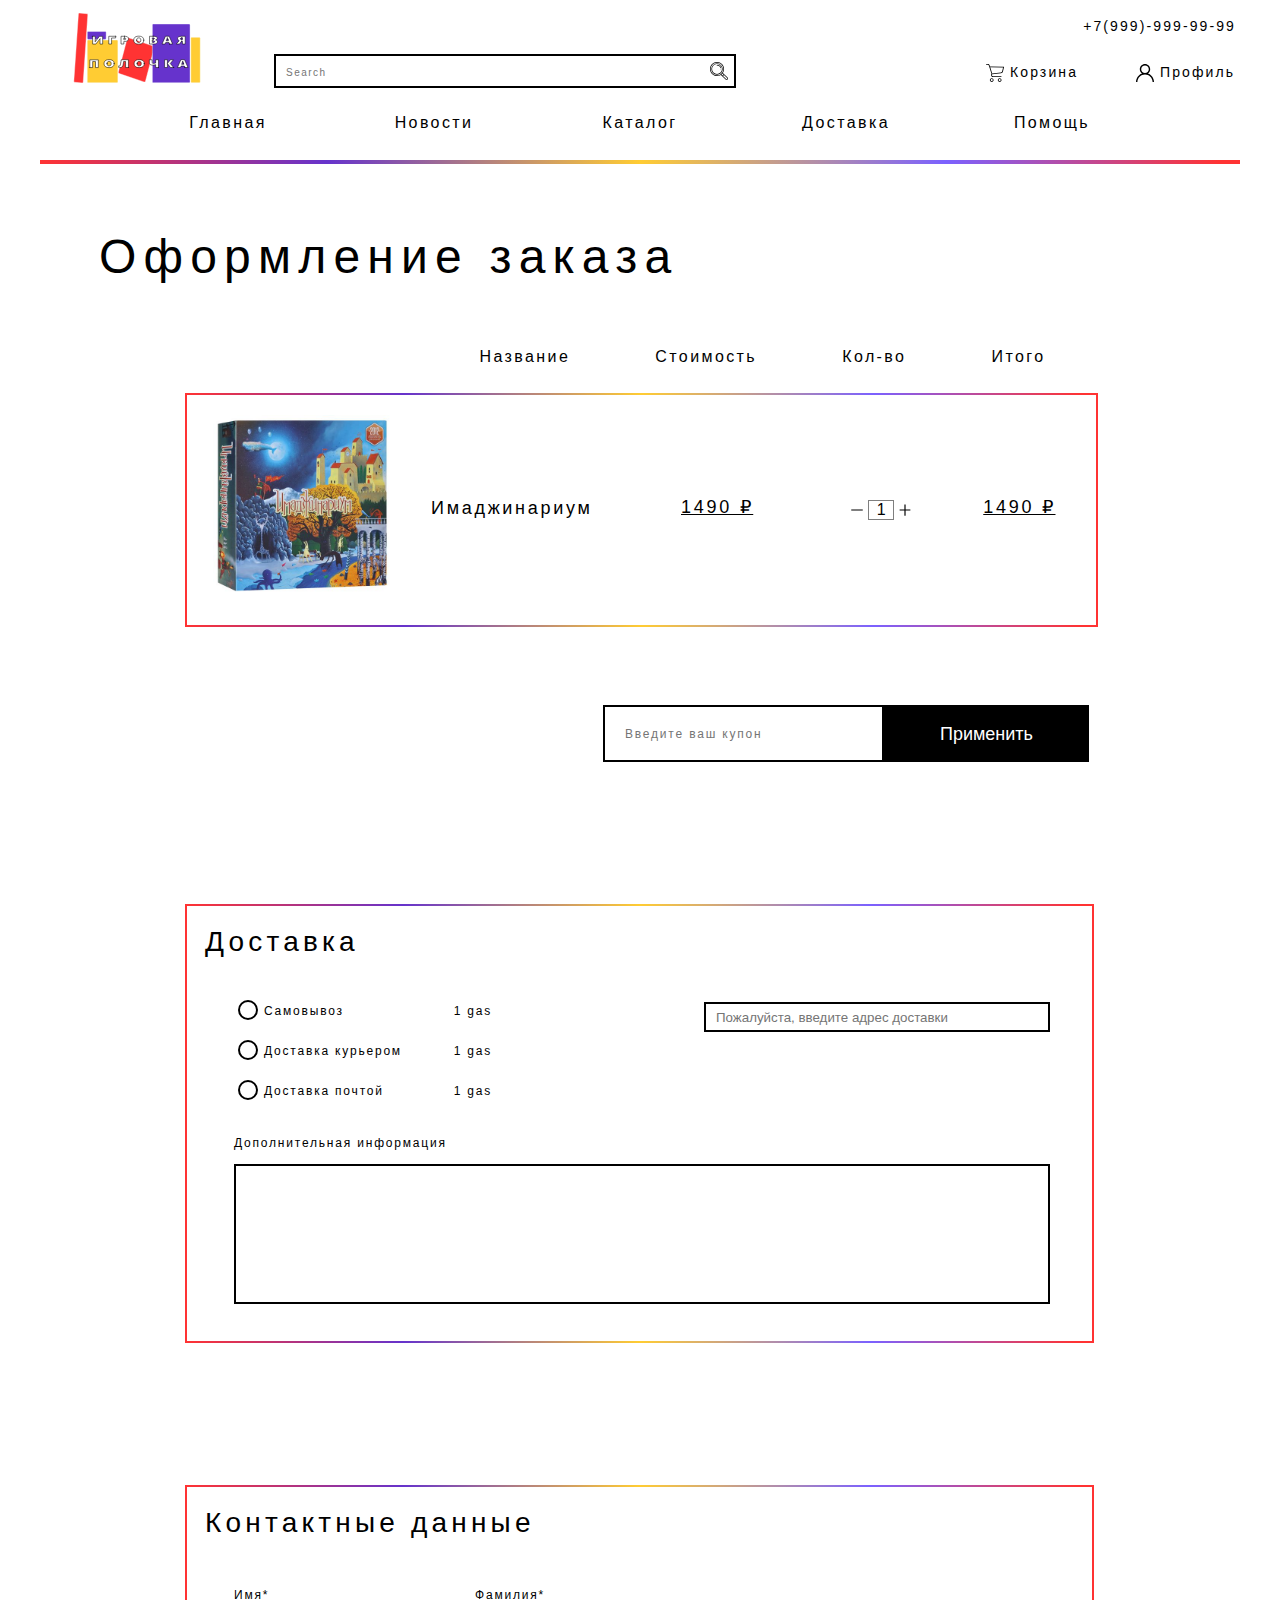
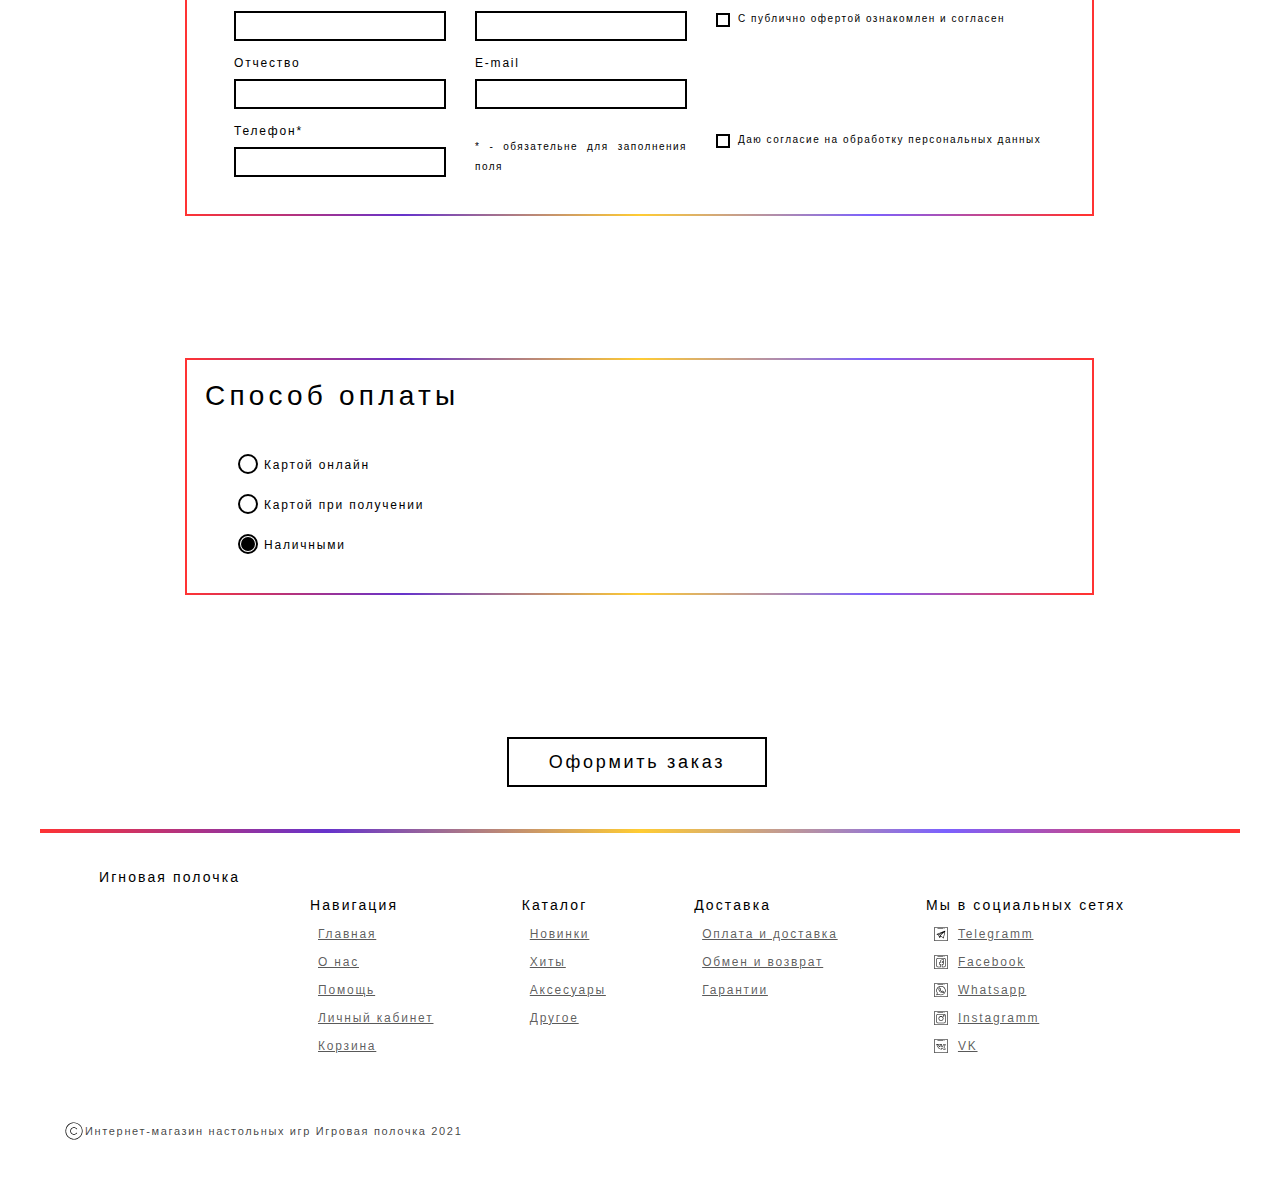
<file: html/basket.html>
<!DOCTYPE html>
<html lang="ru">
  <head>
    <meta charset="utf-8" />
    <link rel="preconnect" href="https://fonts.gstatic.com" />
    <link
      href="https://fonts.googleapis.com/css2?family=Noto+Sans+JP:wght@100;300;400;500;700;900&display=swap"
      rel="stylesheet"
    />
    <!--Переделать иконку-->
    <link rel="icon" href="../img/icons/Bez_imeni-1.png" type="image/png" />
    <link rel="stylesheet" href="../css/style.css" />
    <link rel="stylesheet" href="../css/basket.css" />
    <title>Игровая полочка</title>
  </head>
  <body>
    <header>
      <div class="container">
        <div class="head">
          <a href="../index.html"
            ><img src="../img/icons/logo.svg" alt="" class="logo"
          /></a>
          <div class="search-line">
            <form class="search-form" name="@" method="GET" target="#">
              <input type="text" placeholder="Search" class="search" />
              <button type="submit" class="btn-search"></button>
            </form>
          </div>
          <div class="personal">
            <a href="tel:+79999999999" class="block phone">+7(999)-999-99-99</a>
            <a href="basket.html" class="icons basket"
              ><span class="number-of-goods">0</span>Корзина</a
            >
            <a
              class="icons profile"
              href="https://www.youtube.com/watch?v=dQw4w9WgXcQ"
            >
              Профиль
            </a>
          </div>
        </div>
      </div>
      <div class="container gradient">
        <nav class="nav">
          <ul class="list-buttons">
            <li class="main-button">
              <a href="../index.html" class="item red"> Главная </a>
            </li>
            <li class="main-button">
              <a href="#" class="item purple"> Новости </a>
            </li>
            <li class="main-button">
              <a href="#" class="item yellow"> Каталог </a>
            </li>
            <li class="main-button">
              <a href="#" class="item purple"> Доставка </a>
            </li>
            <li class="main-button">
              <a href="#" class="item red"> Помощь </a>
            </li>
          </ul>
        </nav>
      </div>
    </header>
    <main>
      <div class="container">
        <h2 class="zagalovok">Оформление заказа</h2>
      </div>
      <section class="prds">
        <div class="container">
          <div class="prds-in-bsk">
            <div class="naming-columns">
              <ul class="naming-columns-list">
                <li class="name-game">Название</li>
                <li class="price-game">Стоимость</li>
                <li class="count-game">Кол-во</li>
                <li class="total-game">Итого</li>
              </ul>
            </div>

            <div class="grad-brd">
              <div class="prd-in-bsk">
                <img
                  src="../img/picture/Imag-1.jpg"
                  alt="Изображение продукта"
                  class="product-img"
                />
                <span class="product-name">Имаджинариум</span>
                <span class="product-price">1490 ₽</span>
                <div class="kolvo-tovarov">
                  <img src="../img/icons/minus.svg" alt="минус" class="minus" />
                  <span class="vibor-kolvo">1</span>
                  <img src="../img/icons/plus.svg" alt="плюс" class="plus" />
                </div>
                <span class="product-price total-price">1490 ₽</span>
              </div>
            </div>
          </div>
        </div>
      </section>
      <section class="Kupon-block">
        <div class="container">
          <form class="Kupon" name="@" method="GET" target="">
            <input
              type="text"
              placeholder="Введите ваш купон"
              class="kupon-text"
            />
            <button class="btn btn-kupon">Применить</button>
          </form>
        </div>
      </section>
      <form id="deliveri" method="POST" action="">
        <fieldset form="deliveri">
          <div class="container">
            <div class="form-block grad-brd">
              <h3 class="sub-zagalovok">Доставка</h3>
              <div class="type-of-delivery">
                <input
                  type="radio"
                  name="slayder"
                  class="slayder-tochki"
                  id="var-1"
                />
                <input
                  type="radio"
                  name="slayder"
                  class="slayder-tochki"
                  id="var-2"
                  checked
                />
                <input
                  type="radio"
                  name="slayder"
                  class="slayder-tochki"
                  id="var-3"
                />
                <div class="slayder">
                  <label for="var-1">Самовывоз</label>
                  <label for="var-2">Доставка курьером</label>
                  <label for="var-3">Доставка почтой</label>
                </div>
              </div>
              <div class="poisk">
                <input
                  type="text"
                  placeholder="Пожалуйста, введите адрес доставки"
                  class="poisk-stroka"
                  required
                />
              </div>
              <div class="dop-info">
                <h5 class="name-dop">Дополнительная информация</h5>
                <textarea class="text-area" form="deliveri"></textarea>
              </div>
            </div>
          </div>
        </fieldset>
        <fieldset form="deliveri">
          <div class="container">
            <div class="form-block grad-brd">
              <h3 class="sub-zagalovok">Контактные данные</h3>
              <div class="polay">
                <div class="pol-group">
                  <label for="name">Имя*</label>
                  <input id="name" type="text" class="polay-vvod" required />
                </div>
                <div class="pol-group">
                  <label for="firstname">Фамилия*</label>
                  <input
                    id="firstname"
                    type="text"
                    class="polay-vvod"
                    required
                  />
                </div>
                <div class="pol-group">
                  <label for="dadname">Отчество</label>
                  <input id="dadname" type="text" class="polay-vvod" />
                </div>
                <div class="pol-group">
                  <label for="email">E-mail</label>
                  <input id="email" type="email" class="polay-vvod" />
                </div>
                <div class="pol-group">
                  <label for="tel">Телефон*</label>
                  <input id="tel" type="tel" class="polay-vvod" required />
                </div>
                <span class="star">* - обязательне для заполнения поля</span>
              </div>
              <div class="sogl">
                <input type="checkbox" id="ofert" /><label
                  for="ofert"
                  class="checkbox"
                  >С публично офертой ознакомлен и согласен</label
                >
                <input type="checkbox" id="pers-data" /><label
                  for="pers-data"
                  class="checkbox"
                  >Даю согласие на обработку персональных данных</label
                >
              </div>
            </div>
          </div>
        </fieldset>
        <fieldset form="deliveri">
          <div class="container">
            <div class="form-block grad-brd">
              <h3 class="sub-zagalovok">Способ оплаты</h3>
              <div class="type-of-pay">
                <input
                  type="radio"
                  name="slayder"
                  class="slayder-tochki"
                  id="card-on"
                />
                <input
                  type="radio"
                  name="slayder"
                  class="slayder-tochki"
                  id="card-off"
                />
                <input
                  type="radio"
                  name="slayder"
                  class="slayder-tochki"
                  id="cash"
                  checked
                />
                <div class="slayder">
                  <label for="card-on">Картой онлайн</label>
                  <label for="card-off">Картой при получении</label>
                  <label for="cash">Наличными</label>
                </div>
              </div>

              <div class="about-pay"></div>
            </div>
          </div>
        </fieldset>

        <div class="container cnt2 gradient">
          <button type="submit" class="btn btn-accept" form="deliveri">
            Оформить заказ
          </button>
        </div>
      </form>
    </main>
    <footer>
      <div class="container">
        <div class="footer-top">
          <span class="footer-name">Игновая полочка</span>
        </div>
        <div class="footer-middle">
          <ul class="footer-menu">
            <li class="item-menu">
              Навигация
              <ul class="submenu">
                <li>
                  <a class="submenu-item" href="../index.html">Главная</a>
                </li>
                <li><a class="submenu-item">О нас</a></li>
                <li><a class="submenu-item">Помощь</a></li>
                <li><a class="submenu-item">Личный кабинет</a></li>
                <li><a class="submenu-item" href="basket.html">Корзина</a></li>
              </ul>
            </li>

            <li class="item-menu">
              Каталог
              <ul class="submenu">
                <li><a class="submenu-item">Новинки</a></li>
                <li><a class="submenu-item">Хиты</a></li>
                <li><a class="submenu-item">Аксесуары</a></li>
                <li><a class="submenu-item">Другое</a></li>
              </ul>
            </li>

            <li class="item-menu">
              Доставка
              <ul class="submenu">
                <li><a class="submenu-item">Оплата и доставка</a></li>
                <li><a class="submenu-item">Обмен и возврат</a></li>
                <li><a class="submenu-item">Гарантии</a></li>
              </ul>
            </li>
            <li class="item-menu">
              Мы в социальных сетях
              <ul class="submenu">
                <li><a class="submenu-item footer-sm tg">Telegramm</a></li>
                <li><a class="submenu-item footer-sm fb">Facebook</a></li>
                <li><a class="submenu-item footer-sm wa">Whatsapp</a></li>
                <li><a class="submenu-item footer-sm ig">Instagramm</a></li>
                <li><a class="submenu-item footer-sm vk">VK</a></li>
              </ul>
            </li>
          </ul>
        </div>
        <div class="footer-bottom">
          <span class="copyright"
            >Интернет-магазин настольных игр Игровая полочка 2021
          </span>
        </div>
      </div>
    </footer>
    <div class="arrow-top"></div>
    <script src="../js/add-basket.js"></script>
    <script src="../js/scroll.js"></script>
    <script src="../js/search.js"></script>
  </body>
</html>
</file>
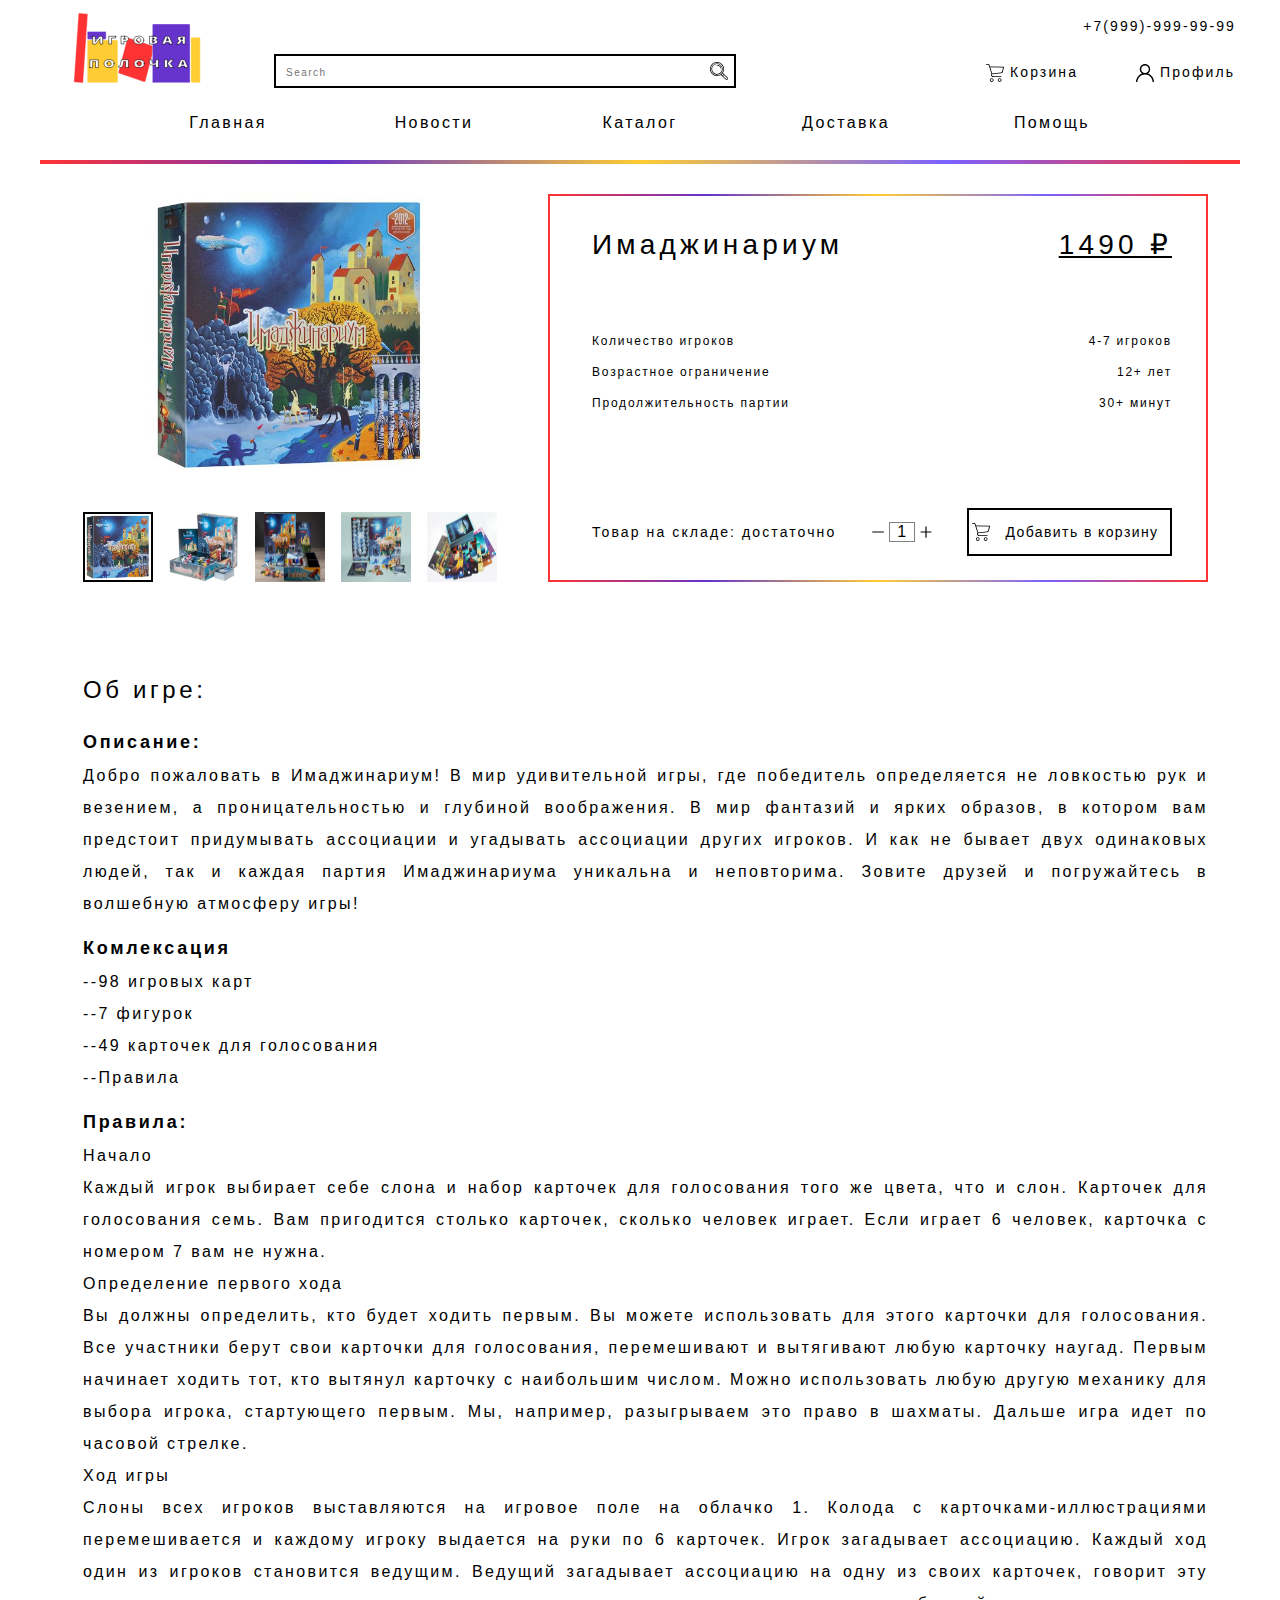
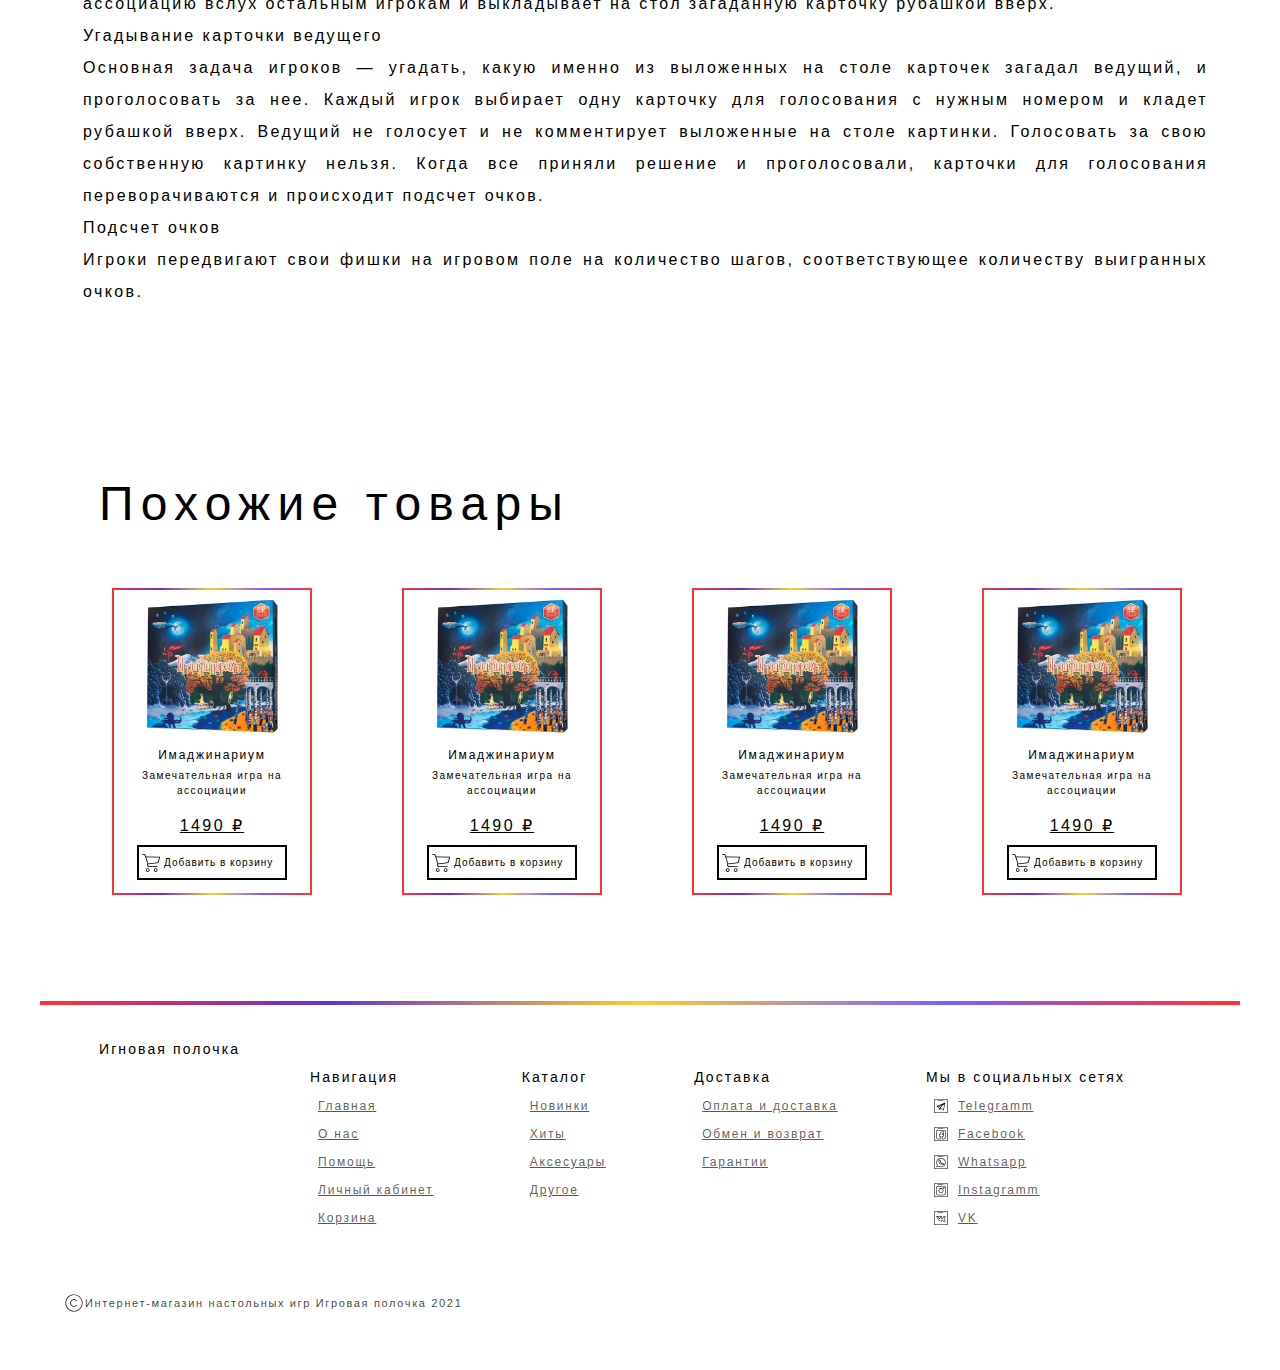
<file: html/item.html>
<!DOCTYPE html>
<html lang="ru">
  <head>
    <meta charset="utf-8" />
    <link rel="preconnect" href="https://fonts.gstatic.com" />
    <link
      href="https://fonts.googleapis.com/css2?family=Noto+Sans+JP:wght@100;300;400;500;700;900&display=swap"
      rel="stylesheet"
    />
    <!--Переделать иконку-->
    <link rel="icon" href="../img/icons/Bez_imeni-1.png" type="image/png" />
    <link rel="stylesheet" href="../css/style.css" />
    <link rel="stylesheet" href="../css/item.css" />
    <title>Игровая полочка</title>
  </head>
  <body>
    <header>
      <div class="container">
        <div class="head">
          <a href="../index.html"
            ><img
              src="../img/icons/logo.svg"
              alt="Игровая полочка"
              class="logo"
          /></a>
          <div class="search-line">
            <form class="search-form" name="@" method="GET" target="">
              <input type="text" placeholder="Search" class="search" />
              <button type="submit" class="btn btn-search"></button>
            </form>
          </div>
          <div class="personal">
            <a href="tel:+79999999999" class="phone">+7(999)-999-99-99</a>
            <a href="basket.html" class="icons basket"
              ><span class="number-of-goods">0</span>Корзина</a
            >
            <a
              class="icons profile"
              href="https://www.youtube.com/watch?v=dQw4w9WgXcQ"
            >
              Профиль
            </a>
          </div>
        </div>
      </div>
      <div class="container gradient">
        <nav class="nav">
          <ul class="list-buttons">
            <li class="main">
              <a href="../index.html" class="item red"> Главная </a>
            </li>
            <li class="news">
              <a href="#" class="item purple"> Новости </a>
            </li>
            <li class="catalog">
              <a href="#" class="item yellow"> Каталог </a>
            </li>
            <li class="delivery">
              <a href="#" class="item purple"> Доставка </a>
            </li>
            <li class="help">
              <a href="#" class="item red"> Помощь </a>
            </li>
          </ul>
        </nav>
      </div>
    </header>
    <main>
      <div class="container">
        <div class="product-photos">
          <!--Визуальн скртые кноки для переключения фото-->
          <input
            class="change-photo"
            type="radio"
            name="change-photo"
            id="change-photo-1"
            checked
          />
          <input
            class="change-photo"
            type="radio"
            name="change-photo"
            id="change-photo-2"
          />
          <input
            class="change-photo"
            type="radio"
            name="change-photo"
            id="change-photo-3"
          />
          <input
            class="change-photo"
            type="radio"
            name="change-photo"
            id="change-photo-4"
          />
          <input
            class="change-photo"
            type="radio"
            name="change-photo"
            id="change-photo-5"
          />
          <div class="big-photos">
            <img
              src="../img/picture/Imag-1.jpg"
              alt="Большое изображение игры еее-бой"
              class="big-photo"
            />
            <img
              src="../img/picture/Imag-2.jpg"
              alt="Большое изображение игры еее-бой"
              class="big-photo"
            />
            <img
              src="../img/picture/Imag-3.jpg"
              alt="Большое изображение игры еее-бой"
              class="big-photo"
            />
            <img
              src="../img/picture/Imag-4.jpg"
              alt="Большое изображение игры еее-бой"
              class="big-photo"
            />
            <img
              src="../img/picture/Imag-5.jpg"
              alt="Большое изображение игры еее-бой"
              class="big-photo"
            />
          </div>
          <div class="small-photos">
            <label
              class="small-photo small-photo-1"
              for="change-photo-1"
            ></label>
            <label
              class="small-photo small-photo-2"
              for="change-photo-2"
            ></label>
            <label
              class="small-photo small-photo-3"
              for="change-photo-3"
            ></label>
            <label
              class="small-photo small-photo-4"
              for="change-photo-4"
            ></label>
            <label
              class="small-photo small-photo-5"
              for="change-photo-5"
            ></label>
          </div>
        </div>
        <div class="product-info grad-brd">
          <div class="top-block">
            <h3 class="item-name">Имаджинариум</h3>
            <span class="item-cost">1490 ₽</span>
          </div>
          <div class="middle-block">
            <ul class="list-dop-info">
              <li class="dop-info">
                Количество игроков<span>4-7 игроков</span>
              </li>
              <li class="dop-info">
                Возрастное ограничение<span>12+ лет</span>
              </li>
              <li class="dop-info">
                Продолжительность партии<span>30+ минут</span>
              </li>
            </ul>
          </div>
          <div class="bottom-block">
            <p class="sklad">
              Товар на складе: <span class="kolvo">достаточно</span>
            </p>
            <div class="kolvo-tovarov">
              <img src="../img/icons/minus.svg" alt="минус" class="minus" />
              <span class="vibor-kolvo">1</span>
              <!-- Картиночки сударь добавьте -->
              <img src="../img/icons/plus.svg" alt="плюс" class="plus" />
            </div>
            <a class="btn add-to-bsk buy">Добавить в корзину</a>
          </div>
        </div>
      </div>
      <div class="container">
        <div class="item-about">
          <h4 class="about-game">Об игре:</h4>
          <h5 class="subcharp">Описание:</h5>
          <p class="desc">
            Добро пожаловать в Имаджинариум! В мир удивительной игры, где
            победитель определяется не ловкостью рук и везением, а
            проницательностью и глубиной воображения. В мир фантазий и ярких
            образов, в котором вам предстоит придумывать ассоциации и угадывать
            ассоциации других игроков. И как не бывает двух одинаковых людей,
            так и каждая партия Имаджинариума уникальна и неповторима. Зовите
            друзей и погружайтесь в волшебную атмосферу игры!
          </p>
          <h5 class="subcharp">Комлексация</h5>
          <ul class="desc">
            <li>--98 игровых карт</li>
            <li>--7 фигурок</li>
            <li>--49 карточек для голосования</li>
            <li>--Правила</li>
          </ul>
          <h5 class="subcharp">Правила:</h5>
          <ul class="desc">
            <li>
              <b>Начало</b>
              <p>
                Каждый игрок выбирает себе слона и набор карточек для
                голосования того же цвета, что и слон. Карточек для голосования
                семь. Вам пригодится столько карточек, сколько человек играет.
                Если играет 6 человек, карточка с номером 7 вам не нужна.
              </p>
            </li>
            <li>
              <b>Определение первого хода</b>
              <p>
                Вы должны определить, кто будет ходить первым. Вы можете
                использовать для этого карточки для голосования. Все участники
                берут свои карточки для голосования, перемешивают и вытягивают
                любую карточку наугад. Первым начинает ходить тот, кто вытянул
                карточку с наибольшим числом. Можно использовать любую другую
                механику для выбора игрока, стартующего первым. Мы, например,
                разыгрываем это право в шахматы. Дальше игра идет по часовой
                стрелке.
              </p>
            </li>
            <li>
              <b>Ход игры</b>
              <p>
                Слоны всех игроков выставляются на игровое поле на облачко 1.
                Колода с карточками-иллюстрациями перемешивается и каждому
                игроку выдается на руки по 6 карточек. Игрок загадывает
                ассоциацию. Каждый ход один из игроков становится ведущим.
                Ведущий загадывает ассоциацию на одну из своих карточек, говорит
                эту ассоциацию вслух остальным игрокам и выкладывает на стол
                загаданную карточку рубашкой вверх.
              </p>
            </li>
            <li>
              <b>Угадывание карточки ведущего</b>
              <p>
                Основная задача игроков — угадать, какую именно из выложенных на
                столе карточек загадал ведущий, и проголосовать за нее. Каждый
                игрок выбирает одну карточку для голосования с нужным номером и
                кладет рубашкой вверх. Ведущий не голосует и не комментирует
                выложенные на столе картинки. Голосовать за свою собственную
                картинку нельзя. Когда все приняли решение и проголосовали,
                карточки для голосования переворачиваются и происходит подсчет
                очков.
              </p>
            </li>
            <li>
              <b>Подсчет очков</b>
              <p>
                Игроки передвигают свои фишки на игровом поле на количество
                шагов, соответствующее количеству выигранных очков.
              </p>
            </li>
          </ul>
        </div>
      </div>
      <div class="container gradient">
        <h2 class="zagalovok">Похожие товары</h2>
        <div class="products">
          <div class="product grad-brd">
            <a href="item.html" class="product-ref">
              <img
                src="../img/picture/Imag-small.png"
                alt="Изображение игры"
                class="product-img"
              />
              <h3 class="product-name">Имаджинариум</h3>
            </a>
            <p class="product-des">Замечательная игра на ассоциации</p>
            <p class="product-price">1490 ₽</p>
            <a class="btn add-to-bsk" data-add="">Добавить в корзину</a>
          </div>
          <div class="product grad-brd">
            <a href="item.html" class="product-ref">
              <img
                src="../img/picture/Imag-small.png"
                alt="Изображение игры"
                class="product-img"
              />
              <h3 class="product-name">Имаджинариум</h3>
            </a>
            <p class="product-des">Замечательная игра на ассоциации</p>
            <p class="product-price">1490 ₽</p>
            <a class="btn add-to-bsk" data-add="">Добавить в корзину</a>
          </div>
          <div class="product grad-brd">
            <a href="item.html" class="product-ref">
              <img
                src="../img/picture/Imag-small.png"
                alt="Изображение игры"
                class="product-img"
              />
              <h3 class="product-name">Имаджинариум</h3>
            </a>
            <p class="product-des">Замечательная игра на ассоциации</p>
            <p class="product-price">1490 ₽</p>
            <a class="btn add-to-bsk" data-add="">Добавить в корзину</a>
          </div>
          <div class="product grad-brd">
            <a href="item.html" class="product-ref">
              <img
                src="../img/picture/Imag-small.png"
                alt="Изображение игры"
                class="product-img"
              />
              <h3 class="product-name">Имаджинариум</h3>
            </a>
            <p class="product-des">Замечательная игра на ассоциации</p>
            <p class="product-price">1490 ₽</p>
            <a class="btn add-to-bsk" data-add="">Добавить в корзину</a>
          </div>
        </div>
      </div>
    </main>
    <footer>
      <div class="container">
        <div class="footer-top">
          <span class="footer-name">Игновая полочка</span>
        </div>
        <div class="footer-middle">
          <ul class="footer-menu">
            <li class="item-menu">
              Навигация
              <ul class="submenu">
                <li>
                  <a class="submenu-item" href="../index.html">Главная</a>
                </li>
                <li><a class="submenu-item">О нас</a></li>
                <li><a class="submenu-item">Помощь</a></li>
                <li><a class="submenu-item">Личный кабинет</a></li>
                <li><a class="submenu-item" href="basket.html">Корзина</a></li>
              </ul>
            </li>

            <li class="item-menu">
              Каталог
              <ul class="submenu">
                <li><a class="submenu-item">Новинки</a></li>
                <li><a class="submenu-item">Хиты</a></li>
                <li><a class="submenu-item">Аксесуары</a></li>
                <li><a class="submenu-item">Другое</a></li>
              </ul>
            </li>

            <li class="item-menu">
              Доставка
              <ul class="submenu">
                <li><a class="submenu-item">Оплата и доставка</a></li>
                <li><a class="submenu-item">Обмен и возврат</a></li>
                <li><a class="submenu-item">Гарантии</a></li>
              </ul>
            </li>
            <li class="item-menu">
              Мы в социальных сетях
              <ul class="submenu">
                <li><a class="submenu-item footer-sm tg">Telegramm</a></li>
                <li><a class="submenu-item footer-sm fb">Facebook</a></li>
                <li><a class="submenu-item footer-sm wa">Whatsapp</a></li>
                <li><a class="submenu-item footer-sm ig">Instagramm</a></li>
                <li><a class="submenu-item footer-sm vk">VK</a></li>
              </ul>
            </li>
          </ul>
        </div>
        <div class="footer-bottom">
          <span class="copyright"
            >Интернет-магазин настольных игр Игровая полочка 2021
          </span>
        </div>
      </div>
    </footer>
    <div class="arrow-top"></div>
    <script src="../js/add-basket.js"></script>
    <script src="../js/scroll.js"></script>
    <script src="../js/search.js"></script>
  </body>
</html>
</file>
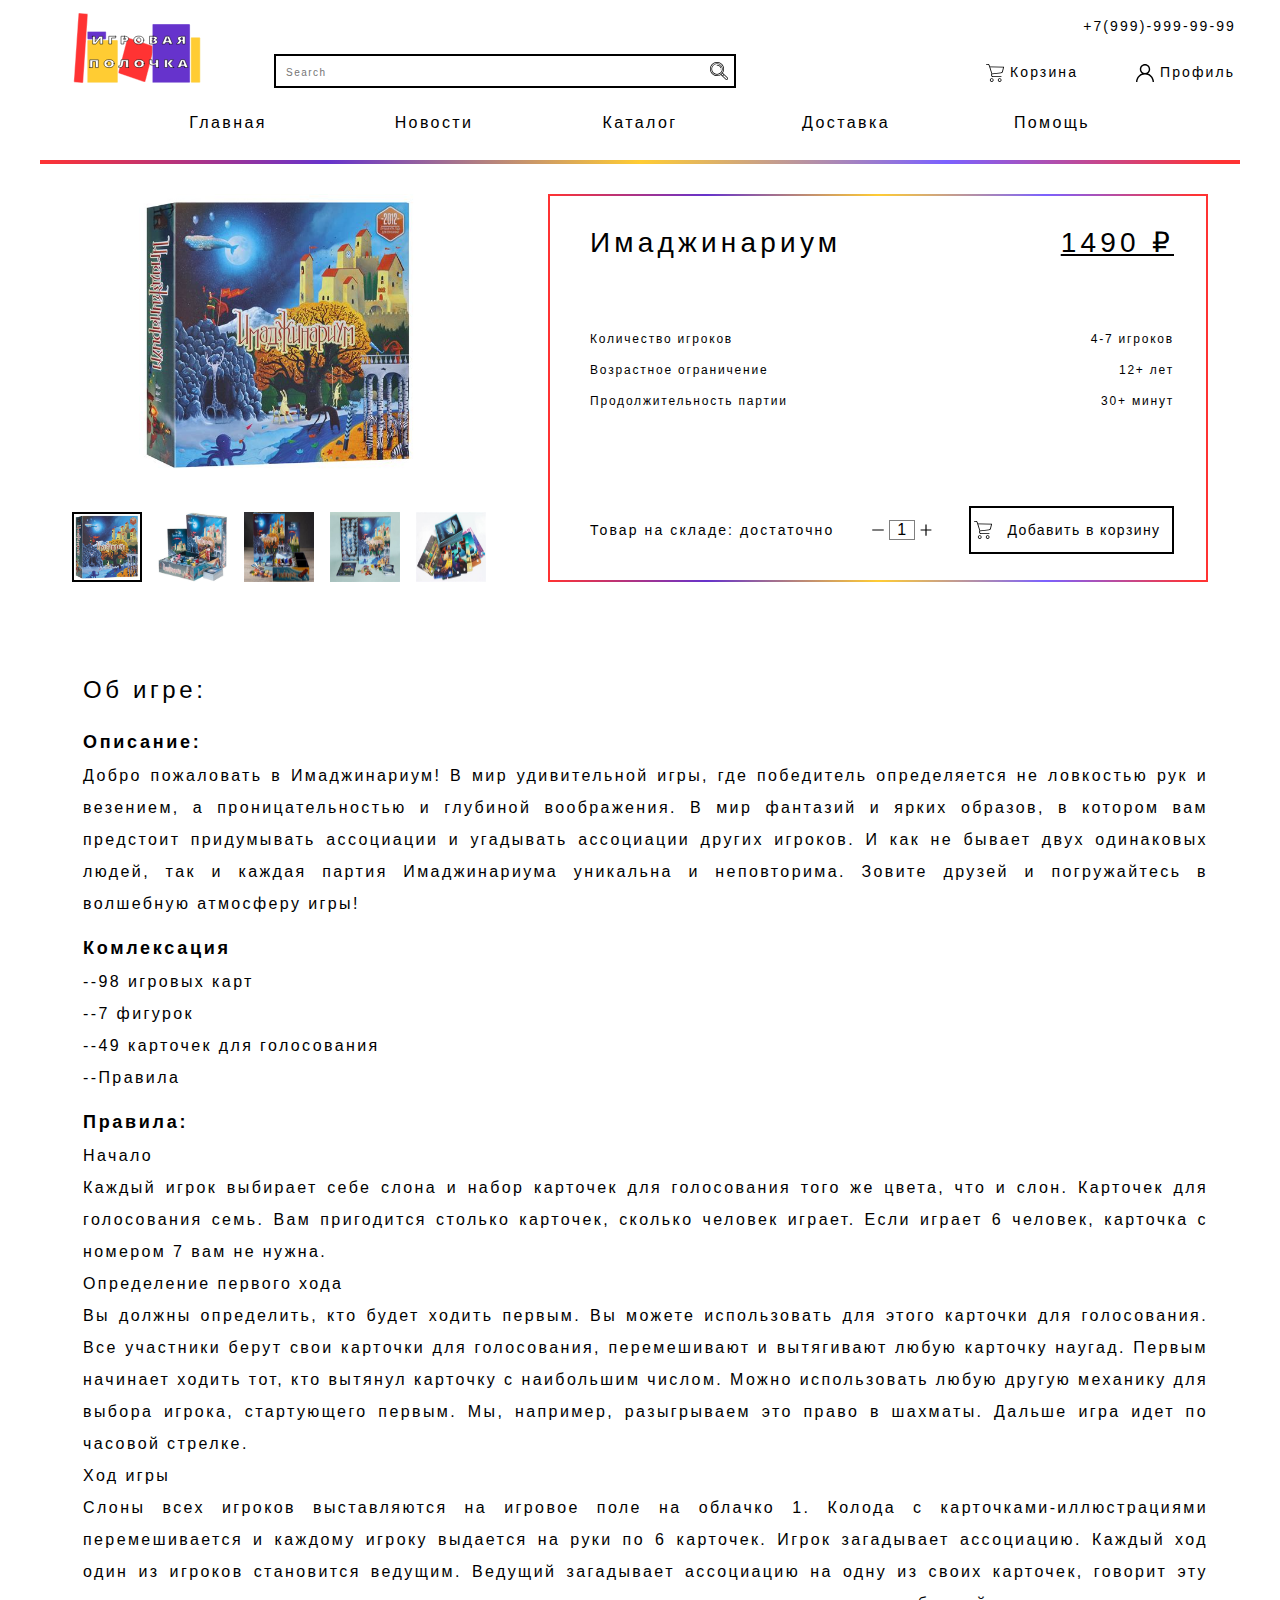
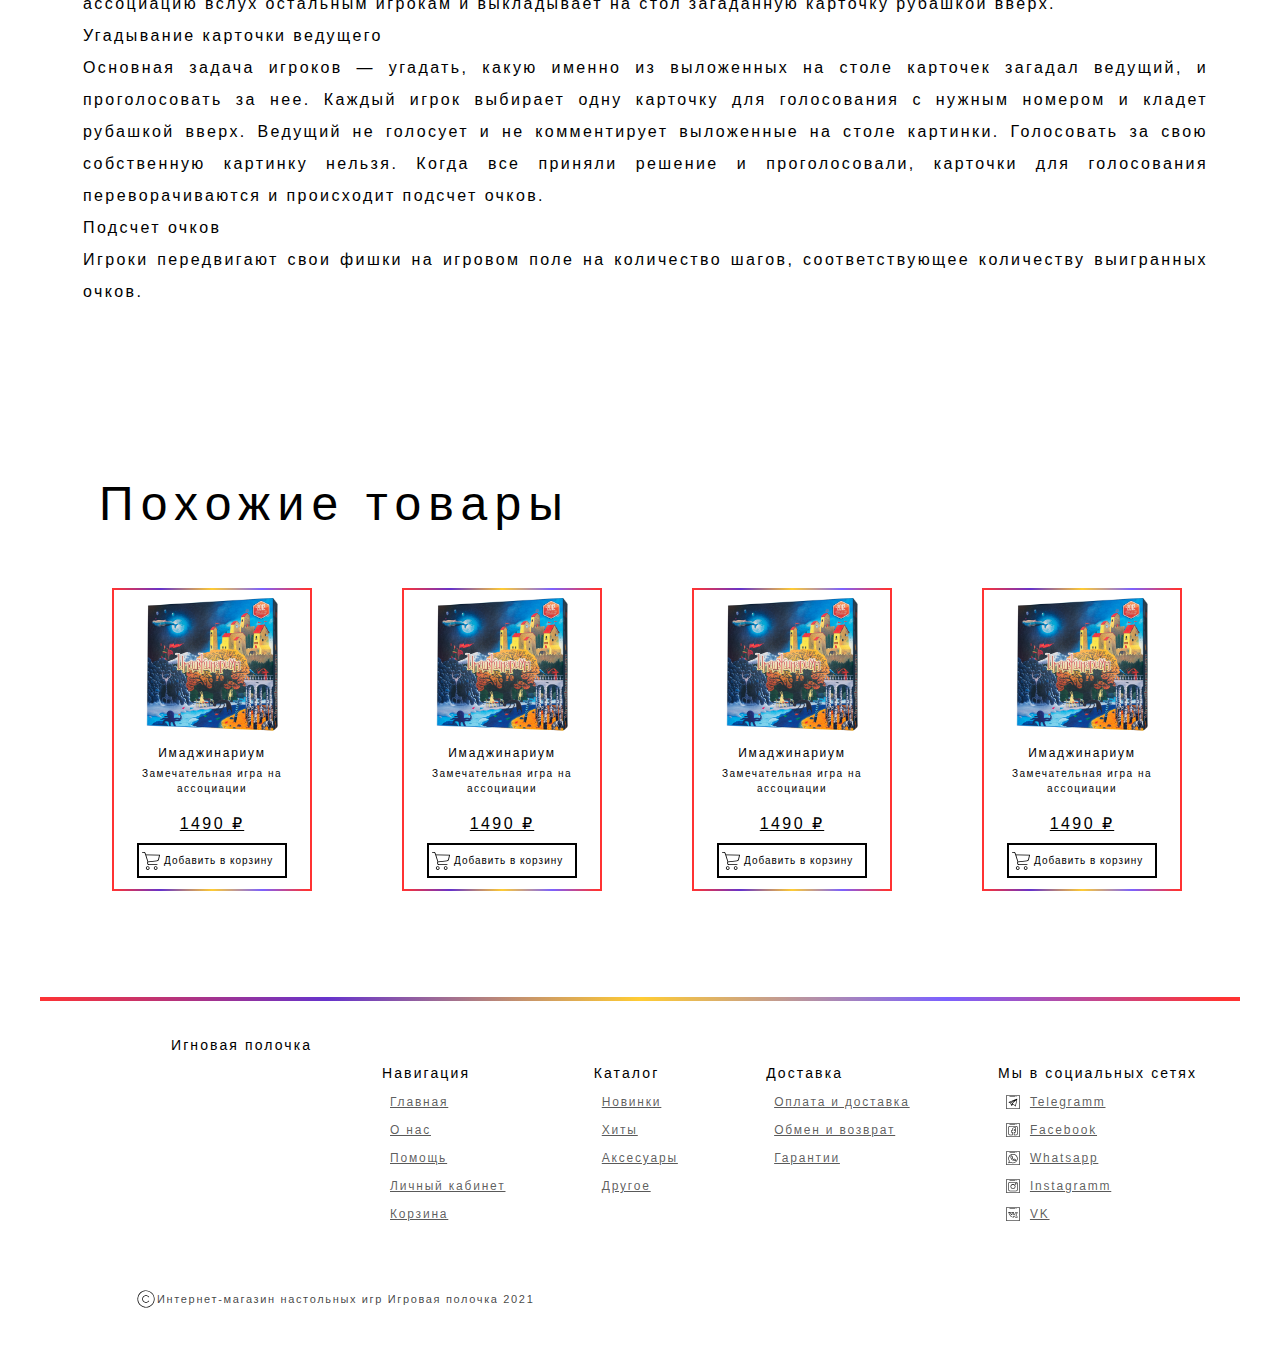
<file: docs/html/item.html>
<!DOCTYPE html>
<html lang="ru">
  <head>
    <meta charset="utf-8" />
    <link rel="preconnect" href="https://fonts.gstatic.com" />
    <link
      href="https://fonts.googleapis.com/css2?family=Noto+Sans+JP:wght@100;300;400;500;700;900&display=swap"
      rel="stylesheet"
    />
    <!--Переделать иконку-->
    <link rel="icon" href="../img/icons/Bez_imeni-1.png" type="image/png" />
    <link rel="stylesheet" href="../css/style.css" />
    <link rel="stylesheet" href="../css/item.css" />
    <title>Игровая полочка</title>
  </head>
  <body>
    <header>
      <div class="container">
        <div class="head">
          <a href="../index.html"
            ><img
              src="../img/icons/logo.svg"
              alt="Игровая полочка"
              class="logo"
          /></a>
          <div class="search-line">
            <form class="search-form" name="@" method="GET" target="">
              <input type="text" placeholder="Search" class="search" />
              <button type="submit" class="btn btn-search"></button>
            </form>
          </div>
          <div class="personal">
            <a href="tel:+79999999999" class="phone">+7(999)-999-99-99</a>
            <a href="basket.html" class="icons basket"
              ><span class="number-of-goods">0</span>Корзина</a
            >
            <a
              class="icons profile"
              href="https://www.youtube.com/watch?v=dQw4w9WgXcQ"
            >
              Профиль
            </a>
          </div>
        </div>
      </div>
      <div class="container gradient">
        <nav class="nav">
          <ul class="list-buttons">
            <li class="main">
              <a href="#" class="item red"> Главная </a>
            </li>
            <li class="news">
              <a href="#" class="item purple"> Новости </a>
            </li>
            <li class="catalog">
              <a href="#" class="item yellow"> Каталог </a>
            </li>
            <li class="delivery">
              <a href="#" class="item purple"> Доставка </a>
            </li>
            <li class="help">
              <a href="#" class="item red"> Помощь </a>
            </li>
          </ul>
        </nav>
      </div>
    </header>
    <main>
      <div class="container">
        <div class="product-photos">
          <!--Визуальн скртые кноки для переключения фото-->
          <input
            class="change-photo"
            type="radio"
            name="change-photo"
            id="change-photo-1"
            checked
          />
          <input
            class="change-photo"
            type="radio"
            name="change-photo"
            id="change-photo-2"
          />
          <input
            class="change-photo"
            type="radio"
            name="change-photo"
            id="change-photo-3"
          />
          <input
            class="change-photo"
            type="radio"
            name="change-photo"
            id="change-photo-4"
          />
          <input
            class="change-photo"
            type="radio"
            name="change-photo"
            id="change-photo-5"
          />
          <div class="big-photos">
            <img
              src="../img/picture/Imag-1.jpg"
              alt="Большое изображение игры еее-бой"
              class="big-photo"
            />
            <img
              src="../img/picture/Imag-2.jpg"
              alt="Большое изображение игры еее-бой"
              class="big-photo"
            />
            <img
              src="../img/picture/Imag-3.jpg"
              alt="Большое изображение игры еее-бой"
              class="big-photo"
            />
            <img
              src="../img/picture/Imag-4.jpg"
              alt="Большое изображение игры еее-бой"
              class="big-photo"
            />
            <img
              src="../img/picture/Imag-5.jpg"
              alt="Большое изображение игры еее-бой"
              class="big-photo"
            />
          </div>
          <div class="small-photos">
            <label
              class="small-photo small-photo-1"
              for="change-photo-1"
            ></label>
            <label
              class="small-photo small-photo-2"
              for="change-photo-2"
            ></label>
            <label
              class="small-photo small-photo-3"
              for="change-photo-3"
            ></label>
            <label
              class="small-photo small-photo-4"
              for="change-photo-4"
            ></label>
            <label
              class="small-photo small-photo-5"
              for="change-photo-5"
            ></label>
          </div>
        </div>
        <div class="product-info grad-brd">
          <div class="top-block">
            <h3 class="item-name">Имаджинариум</h3>
            <span class="item-cost">1490 ₽</span>
          </div>
          <div class="middle-block">
            <ul class="list-dop-info">
              <li class="dop-info">
                Количество игроков<span>4-7 игроков</span>
              </li>
              <li class="dop-info">
                Возрастное ограничение<span>12+ лет</span>
              </li>
              <li class="dop-info">
                Продолжительность партии<span>30+ минут</span>
              </li>
            </ul>
          </div>
          <div class="bottom-block">
            <p class="sklad">
              Товар на складе: <span class="kolvo">достаточно</span>
            </p>
            <div class="kolvo-tovarov">
              <img src="../img/icons/minus.svg" alt="минус" class="minus" />
              <span class="vibor-kolvo">1</span>
              <!-- Картиночки сударь добавьте -->
              <img src="../img/icons/plus.svg" alt="плюс" class="plus" />
            </div>
            <a class="btn add-to-bsk buy">Добавить в корзину</a>
          </div>
        </div>
      </div>
      <div class="container">
        <div class="item-about">
          <h4 class="about-game">Об игре:</h4>
          <h5 class="subcharp">Описание:</h5>
          <p class="desc">
            Добро пожаловать в Имаджинариум! В мир удивительной игры, где
            победитель определяется не ловкостью рук и везением, а
            проницательностью и глубиной воображения. В мир фантазий и ярких
            образов, в котором вам предстоит придумывать ассоциации и угадывать
            ассоциации других игроков. И как не бывает двух одинаковых людей,
            так и каждая партия Имаджинариума уникальна и неповторима. Зовите
            друзей и погружайтесь в волшебную атмосферу игры!
          </p>
          <h5 class="subcharp">Комлексация</h5>
          <ul class="desc">
            <li>--98 игровых карт</li>
            <li>--7 фигурок</li>
            <li>--49 карточек для голосования</li>
            <li>--Правила</li>
          </ul>
          <h5 class="subcharp">Правила:</h5>
          <ul class="desc">
            <li>
              <b>Начало</b>
              <p>
                Каждый игрок выбирает себе слона и набор карточек для
                голосования того же цвета, что и слон. Карточек для голосования
                семь. Вам пригодится столько карточек, сколько человек играет.
                Если играет 6 человек, карточка с номером 7 вам не нужна.
              </p>
            </li>
            <li>
              <b>Определение первого хода</b>
              <p>
                Вы должны определить, кто будет ходить первым. Вы можете
                использовать для этого карточки для голосования. Все участники
                берут свои карточки для голосования, перемешивают и вытягивают
                любую карточку наугад. Первым начинает ходить тот, кто вытянул
                карточку с наибольшим числом. Можно использовать любую другую
                механику для выбора игрока, стартующего первым. Мы, например,
                разыгрываем это право в шахматы. Дальше игра идет по часовой
                стрелке.
              </p>
            </li>
            <li>
              <b>Ход игры</b>
              <p>
                Слоны всех игроков выставляются на игровое поле на облачко 1.
                Колода с карточками-иллюстрациями перемешивается и каждому
                игроку выдается на руки по 6 карточек. Игрок загадывает
                ассоциацию. Каждый ход один из игроков становится ведущим.
                Ведущий загадывает ассоциацию на одну из своих карточек, говорит
                эту ассоциацию вслух остальным игрокам и выкладывает на стол
                загаданную карточку рубашкой вверх.
              </p>
            </li>
            <li>
              <b>Угадывание карточки ведущего</b>
              <p>
                Основная задача игроков — угадать, какую именно из выложенных на
                столе карточек загадал ведущий, и проголосовать за нее. Каждый
                игрок выбирает одну карточку для голосования с нужным номером и
                кладет рубашкой вверх. Ведущий не голосует и не комментирует
                выложенные на столе картинки. Голосовать за свою собственную
                картинку нельзя. Когда все приняли решение и проголосовали,
                карточки для голосования переворачиваются и происходит подсчет
                очков.
              </p>
            </li>
            <li>
              <b>Подсчет очков</b>
              <p>
                Игроки передвигают свои фишки на игровом поле на количество
                шагов, соответствующее количеству выигранных очков.
              </p>
            </li>
          </ul>
        </div>
      </div>
      <div class="container gradient">
        <h2 class="zagalovok">Похожие товары</h2>
        <div class="products">
          <div class="product grad-brd">
            <a href="item.html" class="product-ref">
              <img
                src="../img/picture/Imag-small.png"
                alt="Изображение игры"
                class="product-img"
              />
              <h3 class="product-name">Имаджинариум</h3>
            </a>
            <p class="product-des">Замечательная игра на ассоциации</p>
            <p class="product-price">1490 ₽</p>
            <a class="btn add-to-bsk" data-add="">Добавить в корзину</a>
          </div>
          <div class="product grad-brd">
            <a href="item.html" class="product-ref">
              <img
                src="../img/picture/Imag-small.png"
                alt="Изображение игры"
                class="product-img"
              />
              <h3 class="product-name">Имаджинариум</h3>
            </a>
            <p class="product-des">Замечательная игра на ассоциации</p>
            <p class="product-price">1490 ₽</p>
            <a class="btn add-to-bsk" data-add="">Добавить в корзину</a>
          </div>
          <div class="product grad-brd">
            <a href="item.html" class="product-ref">
              <img
                src="../img/picture/Imag-small.png"
                alt="Изображение игры"
                class="product-img"
              />
              <h3 class="product-name">Имаджинариум</h3>
            </a>
            <p class="product-des">Замечательная игра на ассоциации</p>
            <p class="product-price">1490 ₽</p>
            <a class="btn add-to-bsk" data-add="">Добавить в корзину</a>
          </div>
          <div class="product grad-brd">
            <a href="item.html" class="product-ref">
              <img
                src="../img/picture/Imag-small.png"
                alt="Изображение игры"
                class="product-img"
              />
              <h3 class="product-name">Имаджинариум</h3>
            </a>
            <p class="product-des">Замечательная игра на ассоциации</p>
            <p class="product-price">1490 ₽</p>
            <a class="btn add-to-bsk" data-add="">Добавить в корзину</a>
          </div>
        </div>
      </div>
    </main>
    <footer>
      <div class="container">
        <div class="footer-top">
          <span class="footer-name">Игновая полочка</span>
        </div>
        <div class="footer-middle">
          <ul class="footer-menu">
            <li class="item-menu">
              Навигация
              <ul class="submenu">
                <li>
                  <a class="submenu-item" href="../index.html">Главная</a>
                </li>
                <li><a class="submenu-item">О нас</a></li>
                <li><a class="submenu-item">Помощь</a></li>
                <li><a class="submenu-item">Личный кабинет</a></li>
                <li><a class="submenu-item" href="basket.html">Корзина</a></li>
              </ul>
            </li>

            <li class="item-menu">
              Каталог
              <ul class="submenu">
                <li><a class="submenu-item">Новинки</a></li>
                <li><a class="submenu-item">Хиты</a></li>
                <li><a class="submenu-item">Аксесуары</a></li>
                <li><a class="submenu-item">Другое</a></li>
              </ul>
            </li>

            <li class="item-menu">
              Доставка
              <ul class="submenu">
                <li><a class="submenu-item">Оплата и доставка</a></li>
                <li><a class="submenu-item">Обмен и возврат</a></li>
                <li><a class="submenu-item">Гарантии</a></li>
              </ul>
            </li>
            <li class="item-menu">
              Мы в социальных сетях
              <ul class="submenu">
                <li><a class="submenu-item footer-sm tg">Telegramm</a></li>
                <li><a class="submenu-item footer-sm fb">Facebook</a></li>
                <li><a class="submenu-item footer-sm wa">Whatsapp</a></li>
                <li><a class="submenu-item footer-sm ig">Instagramm</a></li>
                <li><a class="submenu-item footer-sm vk">VK</a></li>
              </ul>
            </li>
          </ul>
        </div>
        <div class="footer-bottom">
          <span class="copyright"
            >Интернет-магазин настольных игр Игровая полочка 2021
          </span>
        </div>
      </div>
    </footer>
    <div class="arrow-top"></div>
    <script src="../js/add-basket.js"></script>
    <script src="../js/scroll.js"></script>
    <script src="../js/search.js"></script>
  </body>
</html>
</file>
<file: css/style.css>
/*Стандартные параметры*/
body,
p,
h1,
h2,
h3,
h4,
h5,
h6,
div,
li,
ol,
ul,
a,
input,
button,
img,
form,
label,
span,
footer,
header,
main,
fieldset {
  padding: 0;
  margin: 0;
  border: none;
  text-decoration: none;
  background: none;
}

html {
  scroll-behavior: smooth;
}

body {
  color: #000;
  font-family: "Noto Sans", sans-serif;
  font-weight: 400;
  text-align: justify;
}
section,
footer,
header {
  background: #fff;
}
.container {
  width: 1200px;
  display: flex;
  flex-wrap: wrap;
  margin: 0 auto;
  margin-bottom: 42px;
  box-sizing: border-box;
}
/*Чтобы градиент отображался после отступа контейнера*/
main .container:last-child {
  margin-bottom: 0;
  padding-bottom: 46px;
}
.zagalovok {
  font-weight: 500;
  font-size: 48px;
  line-height: 200%;
  letter-spacing: 0.15em;
  margin-left: 59px;
  margin-bottom: 36px;
  flex-basis: 100%;
}
.gradient /*Top of the inner world*/ {
  background-image: linear-gradient(
    270deg,
    #ff3333 1.74%,
    #7b61ff 24.54%,
    #ffcc33 50%,
    #6633cc 76.1%,
    #ff3333 100%
  );
  background-repeat: no-repeat;
  background-position: bottom center;
  background-size: 100% 4px;
}
.btn {
  display: flex;
  align-items: center;
  width: 150px;
  border: 2px solid #000;
  box-sizing: border-box;
  background-color: #fff;
  cursor: pointer;
}
.grad-brd {
  background-color: #fff;
  /*Костыль, чтобы рама с градиентом оторажалась в хроме*/
  border: 2px solid transparent;
  /*Задание изображения для рамки*/
  border-image-source: url("../img/icons/Линия.svg");
  /*Я не понял, как это работает, но что то связано со стартовой позицией 
    границы относительно изображения*/
  border-image-slice: 1;
  /*Толщина рамки*/
  border-image-width: 2px;
  /*Растягиваем изображение*/
  border-image-repeat: stretch;
  /*Чтобы не расширялся*/
  box-sizing: border-box;
}

/*Шапка*/

header .container {
  margin-bottom: 0;
}
.head {
  display: inherit;
  margin-bottom: 10px;
  padding-top: 12px;
}
.logo {
  margin-left: 12px;
  height: 72px;
  width: 170px;
}

.search-line {
  margin-left: 52px;
  align-self: flex-end;
  width: 462px;
  height: 34px;
  border: 2px solid #000;
  box-sizing: border-box;
}
.search-form {
  display: flex;
  width: 100%;
  height: 100%;
}
.btn-search {
  width: 30px;
  border: none;
  background-image: url("../img/icons/lup.svg");
  background-position: center center;
  background-repeat: no-repeat;
}
.search {
  width: 428px;
  padding-left: 10px;
  box-sizing: border-box;
}
.search::placeholder {
  font-size: 10px;
  letter-spacing: 0.15em;
  font-weight: 400;
}

.personal {
  display: grid;
  grid-template-columns: repeat(2, 100px);
  column-gap: 50px;
  row-gap: 16px;
  margin-left: 250px;
  font-weight: 300;
}

.personal a {
  color: #000;
  font-size: 14px;
  letter-spacing: 0.15em;
  line-height: 200%;
}

.phone {
  grid-column: span 2;
  justify-self: end;
}
.icons {
  padding-left: 24px;
  background-position: left center;
  background-repeat: no-repeat;
  background-size: 18px 18px;
}
.basket {
  position: relative;
  background-image: url("../img/icons/busket.svg");
}
.number-of-goods {
  position: absolute;
  display: none;
  padding: 1px 2px;
  background-color: #ff3333;
  font-size: 10px;
  font-weight: 500;
  border-radius: 1px;
  color: #fff;
  line-height: 100%;
  letter-spacing: normal;
  top: 0;
  left: 9px;
}
.profile {
  background-image: url("../img/icons/user.svg");
}
.nav {
  margin-bottom: 16px;
  padding-left: 128px;
  padding-right: 128px;
}
.list-buttons {
  list-style: none;
  display: grid;
  grid-template-columns: repeat(5, 120px);
  column-gap: 86px;
}
.item {
  display: block;
  font-size: 16px;
  line-height: 200%;
  letter-spacing: 0.15em;
  color: #000;
  padding: 9px 0;
  text-align: center;
  border-bottom-width: 4px;
  border-bottom-style: none;
}
.red {
  border-bottom-color: #ff3333;
}
.purple {
  border-bottom-color: #6633cc;
}
.yellow {
  border-bottom-color: #ffcc33;
}
.red:hover,
.purple:hover,
.yellow:hover,
.show-underline {
  border-bottom-style: solid;
}

/* СЛАЙДЕР */
.slayder-tochki {
  display: none;
}
.slayder label::before {
  content: "";
  display: inline-block;
  position: relative;
  width: 20px;
  height: 20px;
  background-size: 14px 14px;
  background-position: center center;
  background-repeat: no-repeat;
  box-sizing: border-box;
  border-radius: 50%;
  cursor: pointer;
  /*Почему то не работает плавное появления изображения */
}

/*Подвал*/
.footer-top {
  flex-basis: 100%;
  padding-top: 30px;
  padding-left: 59px;
}
.footer-name {
  font-weight: 300;
  font-size: 14px;
  line-height: 200%;
  letter-spacing: 0.15em;
}
.footer-middle {
  margin-bottom: 41px;
  padding-left: 270px;
}
.footer-menu {
  display: flex;
  justify-content: space-between;
  list-style: none;
  width: 815px;
}
.item-menu {
  font-size: 14px;
  line-height: 200%;
  font-weight: 300;
  letter-spacing: 0.15em;
  margin-bottom: 20px;
}
.submenu {
  margin-left: 8px;
  list-style: none;
}
.submenu-item {
  font-weight: 300;
  font-size: 12px;
  line-height: 200%;
  letter-spacing: 0.15em;
  color: rgba(0, 0, 0, 0.65);
  margin-bottom: 10px;
  text-decoration: underline;
}
.footer-sm {
  background-repeat: no-repeat;
  padding-left: 24px;
  background-size: contain;
  background-position: left center;
}
.tg {
  background-image: url("../img/icons/telegram.svg");
}
.fb {
  background-image: url("../img/icons/facebook.svg");
}
.wa {
  background-image: url("../img/icons/whatsapp.svg");
}
.ig {
  background-image: url("../img/icons/instagram.svg");
}
.vk {
  background-image: url("../img/icons/vk.svg");
}
.footer-bottom {
  padding-left: 23px;
  margin-bottom: 14px;
}
.copyright {
  display: block;
  color: rgba(0, 0, 0, 0.75);
  font-size: 11px;
  line-height: 200%;
  letter-spacing: 0.15em;
  font-weight: 300;
  padding-left: 22px;
  background-image: url("../img/icons/copyriht.svg");
  background-position: left center;
  background-size: contain;
  background-repeat: no-repeat;
}


/*Стрелка наверх*/
.arrow-top {
  display: none;
  position: fixed;
  right: 40px;
  bottom: 40px;
  cursor: pointer;
  height: 48px;
  width: 48px;
  background-image: url("../img/icons/arrow-top.svg");
  background-repeat: no-repeat;
  background-position: center center;
  background-size: 40px 40px;
  border: 2px solid #000;
}
.show {
  display: inline-block;
}

/*КАРТОЧКА ТОВАРА*/
.products {
  display: grid;
  grid-template-columns: repeat(4, 200px);
  row-gap: 150px;
  column-gap: 90px;
  margin-bottom: 64px;
  margin-left: 72px;
}
.product {
  display: flex;
  flex-direction: column;
  align-items: center;
  text-align: center;
}
.product-ref {
  display: inherit;
  flex-direction: inherit;
  color: inherit;
  padding-top: 6px;
}
.product-img {
  width: 140px;
  height: 140px;
  margin-bottom: 10px;
}
.product-name {
  font-size: 12px;
  font-weight: 400;
  line-height: 150%;
  letter-spacing: 0.15em;
  margin-bottom: 4px;
}
.product-des {
  font-size: 10px;
  font-weight: 300;
  line-height: 150%;
  letter-spacing: 0.15em;
  margin-bottom: 16px;
}
.product-price {
  font-size: 16px;
  font-weight: 300;
  text-decoration: underline;
  line-height: 150%;
  letter-spacing: 0.15em;
  margin-bottom: 7px;
}
.add-to-bsk {
  padding: 8px 0;
  padding-left: 25px;
  font-size: 10px;
  line-height: 150%;
  letter-spacing: 0.1em;
  background-image: url("../img/icons/busket.svg");
  background-size: 18px 18px;
  background-position: 3px center;
  background-repeat: no-repeat;
  margin-bottom: 13px;
}
.add-to-bsk:hover {
  background-color: #000;
  color: #fff;
  background-image: url("../img/icons/busket_white.svg");
}
/*Появляющийся после добавления крест удаления из корзины*/
.delete-btn {
  background-image: url("../img/icons/close.svg");
}
.delete-btn:hover {
  background-image: url("../img/icons/close-white.svg");
}

/*
оптимизироать количество кассов(проверить на повторение)
(；￣Д￣)сделать блок новинок(￣ ￣|||)
*/
</file>
<file: css/index.css>
/*Блок новинок*/
.new-items .container {
  position: relative;
  padding: 0;
  padding-top: 30px;
}
.zagalovok-new {
  color: #fff;
  line-height: 100%;
  text-shadow: rgb(0, 0, 0) 0px 0px 8px;

  position: absolute;
  top: 53px;
  left: 38px;
  margin-left: 0;
  /*Чтобы было видно на слайдере(у врубленного z-index = 1)*/
  z-index: 2;
  cursor: default;
}

.new-products {
  /*Наследуем родительское позиционирование, чтобы не писать повторно*/
  position: inherit;
  /*Наследуем ширину*/
  flex-basis: 100%;
  /*Только ручками можно задать*/
  height: 550px;
  margin-bottom: 30px;
}
.new-product {
  /*Позиционирования, чтобы слайды прятались друг за другом,
   а не строились в пустой ряд*/
  position: absolute;
  display: block;
  /*Только через проценты работает нормально*/
  width: 100%;
  height: 100%;
  /*чтобы невыбранные слайды были спрятаны за выбранным*/
  z-index: 0;
  /*По смене данного свойства происходит плавность анимации*/
  opacity: 0;
  background-color: #efeaf3;
  /*Настройка фона слайда*/
  background-repeat: no-repeat;
  background-size: 100% 100%;
  background-position: center center;
  /*Плавное переключение слайдов*/
  transition-property: opacity;
  transition-duration: 0.5s;
  transition-timing-function: ease-in;
  transition-delay: 0.3s;
}
/*Подключение фона к слайдам*/
.new-product:nth-of-type(1) {
  background-image: url("../img/picture/new-product-1.jpg");
}
.new-product:nth-of-type(2) {
  background-image: url("../img/picture/new-product-2.jpg");
}
.new-product:nth-of-type(3) {
  background-image: url("../img/picture/new-product-3.jpg");
}
.new-product:nth-of-type(4) {
  background-image: url("../img/picture/new-product-4.jpg");
}
.new-product:nth-of-type(5) {
  background-image: url("../img/picture/new-product-5.jpg");
}
.slayder {
  margin: 0 auto 30px;
  display: flex;
  justify-content: space-between;
  /*Иного способа не нашел*/
  width: 144px;
}
/*Описание обводок декаротивныйх точек*/
.slayder label.red-circle::before {
  border: 2px solid #ff3333;
}
.slayder label.purple-circle::before {
  border: 2px solid #6633cc;
}
.slayder label.yellow-circle::before {
  border: 2px solid #ffcc33;
}
/*Реализация подстветка выбранного пункта */
#new-product-1:checked ~ .slayder label:nth-of-type(1)::before,
#new-product-5:checked ~ .slayder label:nth-of-type(5)::before,
.slayder label.red-circle:hover::before {
  background-image: url("../img/icons/circle-red.svg");
}
#new-product-2:checked ~ .slayder label:nth-of-type(2)::before,
#new-product-4:checked ~ .slayder label:nth-of-type(4)::before,
.slayder label.purple-circle:hover::before {
  background-image: url("../img/icons/circle-purple.svg");
}
#new-product-3:checked ~ .slayder label:nth-of-type(3)::before,
.slayder label.yellow-circle:hover::before {
  background-image: url("../img/icons/circle-yellow.svg");
}
/*Реализация переключения картинок*/
#new-product-1:checked ~ .new-products a:nth-of-type(1),
#new-product-2:checked ~ .new-products a:nth-of-type(2),
#new-product-3:checked ~ .new-products a:nth-of-type(3),
#new-product-4:checked ~ .new-products a:nth-of-type(4),
#new-product-5:checked ~ .new-products a:nth-of-type(5) {
  /*Выводим на первый план*/
  z-index: 1;
  /*Выключаем прозрачность*/
  opacity: 1;
}

/*О нас*/
.about-us {
  display: grid;
  row-gap: 16px;
  margin-bottom: 46px;
}
.about-text {
  font-size: 16px;
  font-weight: 400;
  line-height: 200%;
  letter-spacing: 0.15em;
}
</file>
<file: css/basket.css>
main .container {
  padding-left: 145px;
  padding-right: 151px;
}
main > .container:first-child {
  padding: 0;
  padding-top: 45px;
  margin-bottom: 0;
}
.prds {
  margin-bottom: 32px;
}
.prds-in-bsk {
  flex-basis: 100%;
}
.naming-columns {
  display: grid;
  grid-template-columns: auto [naming-start] 566px [naming-end] 52px;
}
.naming-columns-list {
  grid-column-start: naming-start;
  grid-column-end: naming-end;

  display: flex;
  justify-content: space-between;

  margin-bottom: 20px;
}
.naming-columns-list li {
  font-size: 16px;
  line-height: 200%;
  letter-spacing: 0.15em;
  list-style: none;
}
.name-game {
  grid-column: name-start / name-end;
}
.price-game {
  grid-column: price-start / price-end;
}
.count-game {
  grid-column: count-start / count-end;
}
.total-game {
  grid-column: total-start / total-end;
}
.prds-in-bsk .grad-brd {
  padding: 20px 0;
}
.prd-in-bsk {
  display: grid;
  grid-template-columns:
    [main-start] 26px [image-start] max-content [image-end] 38px
    [naming-start name-start] 170px [name-end] 80px [price-start]
    max-content [price-end] 96px [count-start] 64px [count-end] 70px [total-start]
    max-content [total-end naming-end] 40px [main-end];
  align-items: center;
}
.prd-in-bsk .product-img {
  width: 180px;
  height: 180px;
  grid-column-start: image-start;
  grid-column-end: image-end;
}
.prd-in-bsk .product-name,
.prd-in-bsk .product-price {
  font-size: 18px;
  letter-spacing: 0.15em;
  line-height: 200%;
  font-weight: 400;
}
.prd-in-bsk .product-name {
  grid-column-start: name-start;
  grid-column-end: name-end;
}
.prd-in-bsk .product-price {
  grid-column-start: price-start;
  grid-column-end: price-end;
}
.kolvo-tovarov {
  grid-column: count-start / count-end;
  display: flex;
  align-items: center;
  justify-content: space-between;
}
.minus,
.plus {
  width: 16px;
  height: 16px;
  cursor: pointer;
}
.vibor-kolvo {
  display: block;
  text-align: center;
  width: 24px;
  border: 1px solid rgba(0, 0, 0, 0.5);
}
.total-price {
  grid-column-start: total-start !important;
  grid-column-end: total-end !important;
}
.Kupon-block {
  margin-bottom: 96px;
}
.Kupon {
  display: flex;
  flex-basis: 100%;
  justify-content: flex-end;
}
.kupon-text {
  width: 257px;
  padding: 19px 0 19px 20px;
  border: 2px solid #000;
}
.kupon-text::placeholder {
  font-size: 12px;
  letter-spacing: 0.15em;
  font-weight: 400;
}
.btn-kupon {
  width: 205px;
  font-size: 18px;
  line-height: 200%;
  color: #fff;
  background-color: #000;
  justify-content: center;
}
.sub-zagalovok {
  font-size: 28px;
  line-height: 200%;
  font-weight: 500;
  letter-spacing: 0.15em;
  grid-column: charpter-start / charpster-end;
  grid-row: 1;
}
.form-block {
  display: grid;
  padding-top: 8px;
  padding-right: 42px;
  padding-bottom: 37px;
  padding-left: 18px;
  grid-template-columns:
    [charpter-start] 29px [col1-start]
    258px [charpter-end col1-end col2-start] 212px
    [col2-end col3-start] 346px [col3-end];
  grid-template-rows:
    [row1-start] max-content [row1-end row2-start] max-content
    [row2-end row3-start] max-content [row3-end];
  row-gap: 32px;
}
fieldset {
  margin-bottom: 96px;
}
.type-of-delivery {
  grid-column: col1-start / col1-end;
  grid-row: row2-start / row2-end;
}
.slayder {
  display: grid;
  row-gap: 20px;
}
.slayder label {
  font-size: 12px;
  font-weight: 300;
  line-height: 166%;
  letter-spacing: 0.15em;
  padding-left: 10px;
  /* Для позиционирования псевдоэлемента after */
  display: flex;
  justify-content: space-between;
}
.slayder label:nth-of-type(1)::after,
.slayder label:nth-of-type(2)::after,
.slayder label:nth-of-type(3)::after {
  content: "1 gas";
  display: inline-block;
  height: 100%;
  margin-left: auto;
}
.slayder label::before {
  /* Для более ровного позиционирования относительно текста */
  left: -6px;
  top: -2px;
  border: 2px solid #000;
}
#var-1:checked ~ .slayder label:nth-of-type(1)::before,
#var-2:checked ~ .slayder label:nth-of-type(2)::before,
#var-3:checked ~ .slayder label:nth-of-type(3)::before {
  background-image: url("../img/icons/black-circle.svg");
}
.poisk {
  display: flex;
  height: 30px;
  grid-column: col3-start / col3-end;
  grid-row: row2-start / row2-end;
}
.poisk-stroka {
  flex-basis: 100%;
  border: 2px solid #000;
  box-sizing: border-box;
  padding-left: 10px;
}
.dop-info {
  display: flex;
  flex-wrap: wrap;
  grid-column: col1-start / col3-end;
  grid-row: row3-start / row3-end;
}
.name-dop {
  margin-bottom: 10px;
  font-size: 12px;
  line-height: 166%;
  letter-spacing: 0.15em;
  font-weight: 400;
}
.text-area {
  box-sizing: border-box;
  height: 140px;
  flex-basis: 100%;
  resize: none;
  outline: none;
  padding: 5px;
  border: 2px solid #000;
}
.polay {
  grid-column: col1-start / col2-end;
  grid-row: row2-start / row3-end;
  display: grid;
  grid-template-columns: repeat(2, 212px);
  column-gap: 29px;
  row-gap: 10px;
  align-items: end;
}
.polay-vvod {
  width: 212px;
  height: 30px;
  padding: 2px;
  border: 2px solid #000;
  box-sizing: border-box;
}
.pol-group {
  display: grid;
  row-gap: 4px;
}
.pol-group label {
  font-size: 12px;
  font-weight: 400;
  line-height: 200%;
  letter-spacing: 0.15em;
}
.star {
  font-size: 10px;
  font-weight: 300;
  line-height: 200%;
  letter-spacing: 0.15em;
}
.sogl {
  grid-column: col3-start / col3-end;
  grid-row: row2-start / row3-end;
  display: grid;
  row-gap: 48px;
  align-items: center;
}
.sogl input {
  display: none;
}
.checkbox {
  font-size: 10px;
  letter-spacing: 0.15em;
  line-height: 200%;
  font-weight: 300;
  padding-left: 20px;
}
.checkbox::before {
  content: "";
  height: 14px;
  width: 14px;
  border: 2px solid;
  box-sizing: border-box;
  display: inline-block;
  position: relative;
  left: -8px;
  vertical-align: middle;
}
#ofert:checked + .checkbox::before,
#pers-data:checked + .checkbox::before {
  background-position: center;
  background-repeat: no-repeat;
  background-image: url("../img/icons/black-rec.svg");
  background-size: 8px 8px;
}
.type-of-pay {
  grid-column: col1-start / col1-end;
  grid-row: row2-start / row3-end;
}
.type-of-pay .slayder label {
  justify-content: start;
}
#card-on:checked ~ .slayder label:nth-of-type(1)::before,
#card-off:checked ~ .slayder label:nth-of-type(2)::before,
#cash:checked ~ .slayder label:nth-of-type(3)::before {
  background-image: url("../img/icons/black-circle.svg");
}
#card-on ~ .slayder label:nth-of-type(1)::after,
#card-off ~ .slayder label:nth-of-type(2)::after,
#cash ~ .slayder label:nth-of-type(3)::after {
  content: none;
}
.about-pay {
  grid-column: col3-start / col3-end;
  grid-row: row2-start / row3-end;
}
.cnt2 {
  justify-content: center;
}
.btn-accept {
  width: 260px;
  height: 50px;
  justify-content: center;
  font-size: 18px;
  line-height: 200%;
  letter-spacing: 0.15em;
}

.btn-accept:hover {
  background: #000;
  color: #fff;
}
</file>
<file: css/item.css>
/*Для более удобной работы с блоком фото и краткого описания*/
main .container:first-child {
  padding-top: 30px;
  margin-bottom: 84px;
}
/*Блок с фото*/
.product-photos {
  display: grid;
  width: 414px;

  /*Для удобной работы со строками*/
  grid-template-rows: 280px 70px;
  row-gap: 38px;

  margin-left: 43px;
}
.product-photos input {
  display: none;
  z-index: 0;
  opacity: 0;
}
.big-photos {
  position: relative;
  /*Только так получилось поставить фото по центру*/
  display: flex;
  justify-content: center;
}
.big-photo {
  /*Скрылись блоки друг под другом*/
  position: absolute;
  z-index: 0;
  opacity: 0;
  width: 280px;
  /*Чтобы полностью занял блок*/
  height: 100%;
  /*Немного плавности*/
  transition-property: opacity;
  transition-duration: 0.5s;
  transition-timing-function: ease-in;
  transition-delay: 0.2s;
}
#change-photo-1:checked ~ .big-photos img:nth-child(1),
#change-photo-2:checked ~ .big-photos img:nth-child(2),
#change-photo-3:checked ~ .big-photos img:nth-child(3),
#change-photo-4:checked ~ .big-photos img:nth-child(4),
#change-photo-5:checked ~ .big-photos img:nth-child(5) {
  opacity: 1;
  z-index: 1;
}
.small-photos {
  position: relative;
  display: grid;
  /*Удобство расположения мини фото*/
  grid-template-columns: repeat(5, 70px);
  column-gap: 16px;
}
.small-photo {
  background-repeat: no-repeat;
  background-position: center center;
  background-size: 100% 100%;
  /*Немного плавности в обводку*/
  transition-property: border;
  transition-duration: 0.1s;
  transition-timing-function: linear;
  transition-delay: 0;
}
/*Задаем фото мини блокам*/
.small-photo-1 {
  background-image: url("../img/picture/Imag-1.jpg");
}
.small-photo-2 {
  background-image: url("../img/picture/Imag-2.jpg");
}
.small-photo-3 {
  background-image: url("../img/picture/Imag-3.jpg");
}
.small-photo-4 {
  background-image: url("../img/picture/Imag-4.jpg");
}
.small-photo-5 {
  background-image: url("../img/picture/Imag-5.jpg");
}
/*Обводочка и бордер бокс, чтобы не пухли*/
.small-photo:hover,
#change-photo-1:checked ~ .small-photos label:nth-child(1),
#change-photo-2:checked ~ .small-photos label:nth-child(2),
#change-photo-3:checked ~ .small-photos label:nth-child(3),
#change-photo-4:checked ~ .small-photos label:nth-child(4),
#change-photo-5:checked ~ .small-photos label:nth-child(5) {
  border: 2px solid #000;
  box-sizing: border-box;
}

/*КРАТКО О ТОВАРЕ*/
.product-info {
  display: grid;
  width: 660px;
  margin-left: 51px;

  /*1, 3, 5 и 7 колонки - отступы между строками */
  grid-template-rows: 21px 56px 56px 86px 92px 50px auto;
  grid-template-columns: 42px auto 34px;
}

.top-block,
.middle-block,
.bottom-block {
  grid-column: 2;
  display: flex;
  justify-content: space-between;
}
.top-block {
  grid-row: 2;
}
.item-name {
  /*По другому бьют станлартные стили*/
  font-size: 28px;
  line-height: 200%;
  letter-spacing: 0.15em;
  font-weight: 400;
}
.item-cost {
  font-size: 28px;
  line-height: 200%;
  letter-spacing: 0.15em;
  font-weight: 400;
  text-decoration: underline;
}
.middle-block {
  grid-row: 4;
}
.list-dop-info {
  display: grid;
  row-gap: 7px;
  flex-basis: 100%;
  list-style: none;
}
.dop-info {
  display: flex;
  justify-content: space-between;
  font-size: 12px;
  line-height: 200%;
  letter-spacing: 0.15em;
  font-weight: 200;
}
.bottom-block {
  grid-row: 6;
  align-items: center;
}
.sklad {
  font-size: 14px;
  line-height: 200%;
  letter-spacing: 0.15em;
  font-weight: 300;
}
.kolvo {
  font-weight: 400;
}
.kolvo-tovarov {
  display: flex;
  align-items: center;
  width: 64px;
  justify-content: space-between;
}
.minus,
.plus {
  width: 16px;
  height: 16px;
  cursor: pointer;
}
.vibor-kolvo {
  display: block;
  text-align: center;
  width: 24px;
  border: 1px solid rgba(0, 0, 0, 0.5);
}
.buy {
  width: 205px;
  font-size: 14px;
  line-height: 200%;
  justify-content: center;
  margin: 0;
}

/*ПОДРОБНО ОБ ИГРЕ*/
.item-about {
  margin-left: 43px;
  margin-right: 32px;
  margin-bottom: 96px;
}
.about-game {
  margin-bottom: 10px;
  font-size: 24px;
  line-height: 200%;
  letter-spacing: 0.15em;
  font-weight: 500;
}
.subcharp {
  font-size: 18px;
  line-height: 200%;
  letter-spacing: 0.15em;
}
.desc {
  list-style: none;
  margin-bottom: 10px;
  font-size: 16px;
  line-height: 200%;
  letter-spacing: 0.15em;
  font-weight: 300;
}
</file>
<file: docs/css/style.css>
/*Стандартные параметры*/
body,
p,
h1,
h2,
h3,
h4,
h5,
h6,
div,
li,
ol,
ul,
a,
input,
button,
img,
form,
label,
span,
footer,
header,
main,
fieldset {
  padding: 0;
  margin: 0;
  border: none;
  text-decoration: none;
  background: none;
}

html {
  scroll-behavior: smooth;
}

body {
  color: #000;
  font-family: "Noto Sans", sans-serif;
  font-weight: 400;
  text-align: justify;
}
section,
footer,
header {
  background: #fff;
}
.container {
  width: 1200px;
  box-sizing: border-box;
  padding-right: 58px;
  padding-left: 72px;
  margin: 0 auto;
  margin-bottom: 42px;
  display: flex;
  flex-wrap: wrap;
}
.zagalovok {
  font-weight: 500;
  font-size: 48px;
  line-height: 200%;
  letter-spacing: 0.15em;
  margin-left: -13px;
  margin-bottom: 36px;
  flex-basis: 100%;
}
.gradient /*Top of the inner world*/ {
  background-image: linear-gradient(
    270deg,
    #ff3333 1.74%,
    #7b61ff 24.54%,
    #ffcc33 50%,
    #6633cc 76.1%,
    #ff3333 100%
  );
  background-repeat: no-repeat;
  background-position: bottom center;
  background-size: 100% 4px;
}
.btn {
  display: flex;
  align-items: center;
  width: 150px;
  border: 2px solid #000;
  box-sizing: border-box;
  background-color: #fff;
  cursor: pointer;
}

/*Шапка*/

header .container {
  padding: 0;
  margin: 0 auto;
}
.head {
  display: inherit;
  margin-bottom: 10px;
  padding-top: 12px;
}
.logo {
  margin-left: 12px;
  height: 72px;
  width: 170px;
}

.search-line {
  margin-left: 52px;
  align-self: flex-end;
  width: 462px;
  height: 34px;
  border: 2px solid #000;
  box-sizing: border-box;
}
.search-form {
  display: flex;
  width: 100%;
  height: 100%;
}
.btn-search {
  width: 30px;
  border: none;
  background-image: url("../img/icons/lup.svg");
  background-position: center center;
  background-repeat: no-repeat;
}
.search {
  width: 428px;
  padding-left: 10px;
  box-sizing: border-box;
}
.search::placeholder {
  font-size: 10px;
  letter-spacing: 0.15em;
  font-weight: 400;
}

.personal {
  display: grid;
  grid-template-columns: repeat(2, 100px);
  column-gap: 50px;
  row-gap: 16px;
  margin-left: 250px;
  font-weight: 300;
}

.personal a {
  color: #000;
  font-size: 14px;
  letter-spacing: 0.15em;
  line-height: 200%;
}

.phone {
  grid-column: span 2;
  justify-self: end;
}
.icons {
  padding-left: 24px;
  background-position: left center;
  background-repeat: no-repeat;
  background-size: 18px 18px;
}
.basket {
  position: relative;
  background-image: url("../img/icons/busket.svg");
}
.number-of-goods {
  position: absolute;
  display: none;
  padding: 1px 2px;
  background-color: #ff3333;
  font-size: 10px;
  font-weight: 500;
  border-radius: 1px;
  color: #fff;
  line-height: 100%;
  letter-spacing: normal;
  top: 0;
  left: 9px;
}
.profile {
  background-image: url("../img/icons/user.svg");
}
.nav {
  margin-bottom: 16px;
  padding-left: 128px;
  padding-right: 128px;
}
.list-buttons {
  list-style: none;
  display: grid;
  grid-template-columns: repeat(5, 120px);
  column-gap: 86px;
}
.item {
  display: block;
  font-size: 16px;
  line-height: 200%;
  letter-spacing: 0.15em;
  color: #000;
  padding: 9px 0;
  text-align: center;
  border-bottom-width: 4px;
  border-bottom-style: none;
}
.red {
  border-bottom-color: #ff3333;
}
.purple {
  border-bottom-color: #6633cc;
}
.yellow {
  border-bottom-color: #ffcc33;
}
.red:hover,
.purple:hover,
.yellow:hover,
.show-underline {
  border-bottom-style: solid;
}

/*Подвал*/
.footer-top {
  flex-basis: 100%;
  padding-top: 30px;
  padding-left: 59px;
}
.footer-name {
  font-weight: 300;
  font-size: 14px;
  line-height: 200%;
  letter-spacing: 0.15em;
}
.footer-middle {
  margin-bottom: 41px;
  padding-left: 270px;
}
.footer-menu {
  display: flex;
  justify-content: space-between;
  list-style: none;
  width: 815px;
}
.item-menu {
  font-size: 14px;
  line-height: 200%;
  font-weight: 300;
  letter-spacing: 0.15em;
  margin-bottom: 20px;
}
.submenu {
  margin-left: 8px;
  list-style: none;
}
.submenu-item {
  font-weight: 300;
  font-size: 12px;
  line-height: 200%;
  letter-spacing: 0.15em;
  color: rgba(0, 0, 0, 0.65);
  margin-bottom: 10px;
  text-decoration: underline;
}
.footer-sm {
  background-repeat: no-repeat;
  padding-left: 24px;
  background-size: contain;
  background-position: left center;
}
.tg {
  background-image: url("../img/icons/telegram.svg");
}
.fb {
  background-image: url("../img/icons/facebook.svg");
}
.wa {
  background-image: url("../img/icons/whatsapp.svg");
}
.ig {
  background-image: url("../img/icons/instagram.svg");
}
.vk {
  background-image: url("../img/icons/vk.svg");
}
.footer-bottom {
  padding-left: 23px;
  margin-bottom: 14px;
}
.copyright {
  display: block;
  color: rgba(0, 0, 0, 0.75);
  font-size: 11px;
  line-height: 200%;
  letter-spacing: 0.15em;
  font-weight: 300;
  padding-left: 22px;
  background-image: url("../img/icons/copyriht.svg");
  background-position: left center;
  background-size: contain;
  background-repeat: no-repeat;
}
/*Стрелка наверх*/
.arrow-top {
  display: none;
  position: fixed;
  right: 40px;
  bottom: 40px;
  cursor: pointer;
  height: 48px;
  width: 48px;
  background-image: url("../img/icons/arrow-top.svg");
  background-repeat: no-repeat;
  background-position: center center;
  background-size: 40px 40px;
  border: 2px solid #000;
}
.show {
  display: inline-block;
}
/*Популярные товары*/

.products {
  display: grid;
  grid-template-columns: repeat(4, 200px);
  row-gap: 150px;
  column-gap: 90px;
  margin-bottom: 64px;
}
.product {
  display: flex;
  flex-direction: column;
  align-items: center;
  text-align: center;
}
.product-ref {
  display: inherit;
  flex-direction: inherit;
  color: inherit;
  padding-top: 6px;
}
.product-img {
  width: 140px;
  height: 140px;
  margin-bottom: 10px;
}
.product-name {
  font-size: 12px;
  font-weight: 400;
  line-height: 150%;
  letter-spacing: 0.15em;
  margin-bottom: 4px;
}
.product-des {
  font-size: 10px;
  font-weight: 300;
  line-height: 150%;
  letter-spacing: 0.15em;
  margin-bottom: 16px;
}
.product-price {
  font-size: 16px;
  font-weight: 300;
  text-decoration: underline;
  line-height: 150%;
  letter-spacing: 0.15em;
  margin-bottom: 7px;
}
.add-to-bsk {
  padding: 8px 0;
  padding-left: 25px;
  font-size: 10px;
  line-height: 150%;
  letter-spacing: 0.1em;
  background-image: url("../img/icons/busket.svg");
  background-size: 18px 18px;
  background-position: 3px center;
  background-repeat: no-repeat;
  margin-bottom: 13px;
}
.add-to-bsk:hover {
  background-color: #000;
  color: #fff;
  background-image: url("../img/icons/busket_white.svg");
}
/*Появляющийся после добавления крест удаления из корзины*/
.delete-btn {
  background-image: url("../img/icons/close.svg");
}
.delete-btn:hover {
  background-image: url("../img/icons/close-white.svg");
}
.grad-brd {
  background-color: #fff;
  /*Задание изображения для рамки*/
  border-image-source: url("../img/icons/Линия.svg");
  /*Я не понял, как это работает, но что то связано со стартовой позицией 
    границы относительно изображения*/
  border-image-slice: 1;
  /*Толщина рамки*/
  border-image-width: 2px;
  /*Растягиваем изображение*/
  border-image-repeat: stretch;
  /*Чтобы не расширялся*/
  box-sizing: border-box;
}
.slayder-tochki {
  display: none;
}
.slayder label::before {
  content: "";
  display: inline-block;
  position: relative;
  width: 20px;
  height: 20px;
  background-size: 14px 14px;
  background-position: center center;
  background-repeat: no-repeat;
  box-sizing: border-box;
  border-radius: 50%;
  cursor: pointer;
  /*Почему то не работает плавное появления изображения */
}
/*Чтобы градиент отображался после отступа контейнера*/
main .container:last-of-type {
  margin-bottom: 0;
  padding-bottom: 46px;
}
/*
оптимизироать количество кассов(проверить на повторение)
(；￣Д￣)сделать блок новинок(￣ ￣|||)
*/
</file>
<file: docs/css/item.css>
/*Для более удобной работы с блоком фото и краткого описания*/
main .container:first-child {
  display: grid;
  grid-template-columns: 414px 660px;
  column-gap: 62px;
  padding-top: 30px;
  padding-left: 32px;
  padding-right: 32px;
  margin-bottom: 84px;
}
/*Блок с фото*/
.product-photos {
  display: grid;
  width: 100%;
  /*Для удобной работы со строками*/
  grid-template-rows: 280px 70px;
  row-gap: 38px;
}
.product-photos input {
  display: none;
  z-index: 0;
  opacity: 0;
}
.big-photos {
  position: relative;
  /*Только так получилось поставить фото по центру*/
  display: flex;
  justify-content: center;
}
.big-photo {
  /*Скрылись блоки друг под другом*/
  position: absolute;
  z-index: 0;
  opacity: 0;
  width: 280px;
  /*Чтобы полностью занял блок*/
  height: 100%;
  /*Немного плавности*/
  transition-property: opacity;
  transition-duration: 0.5s;
  transition-timing-function: ease-in;
  transition-delay: 0.2s;
}
#change-photo-1:checked ~ .big-photos img:nth-child(1),
#change-photo-2:checked ~ .big-photos img:nth-child(2),
#change-photo-3:checked ~ .big-photos img:nth-child(3),
#change-photo-4:checked ~ .big-photos img:nth-child(4),
#change-photo-5:checked ~ .big-photos img:nth-child(5) {
  opacity: 1;
  z-index: 1;
}
.small-photos {
  position: relative;
  display: grid;
  /*Удобство расположения мини фото*/
  grid-template-columns: repeat(5, 70px);
  column-gap: 16px;
}
.small-photo {
  background-repeat: no-repeat;
  background-position: center center;
  background-size: 100% 100%;
  /*Немного плавности в обводку*/
  transition-property: border;
  transition-duration: 0.1s;
  transition-timing-function: linear;
  transition-delay: 0;
}
/*Задаем фото мини блокам*/
.small-photo-1 {
  background-image: url("../img/picture/Imag-1.jpg");
}
.small-photo-2 {
  background-image: url("../img/picture/Imag-2.jpg");
}
.small-photo-3 {
  background-image: url("../img/picture/Imag-3.jpg");
}
.small-photo-4 {
  background-image: url("../img/picture/Imag-4.jpg");
}
.small-photo-5 {
  background-image: url("../img/picture/Imag-5.jpg");
}
/*Обводочка и бордер бокс, чтобы не пухли*/
.small-photo:hover,
#change-photo-1:checked ~ .small-photos label:nth-child(1),
#change-photo-2:checked ~ .small-photos label:nth-child(2),
#change-photo-3:checked ~ .small-photos label:nth-child(3),
#change-photo-4:checked ~ .small-photos label:nth-child(4),
#change-photo-5:checked ~ .small-photos label:nth-child(5) {
  border: 2px solid #000;
  box-sizing: border-box;
}

/*КРАТКО О ТОВАРЕ*/
.product-info {
  display: grid;
  /*1, 3, 5 и 7 колонки - отступы между строками */
  grid-template-rows: 21px 56px 56px 86px 92px 50px auto;
  grid-template-columns: 42px auto 34px;
}

.top-block,
.middle-block,
.bottom-block {
  grid-column: 2;
  display: flex;
  justify-content: space-between;
}
.top-block {
  grid-row: 2;
}
.item-name {
  /*По другому бьют станлартные стили*/
  font-size: 28px;
  line-height: 200%;
  letter-spacing: 0.15em;
  font-weight: 400;
}
.item-cost {
  font-size: 28px;
  line-height: 200%;
  letter-spacing: 0.15em;
  font-weight: 400;
  text-decoration: underline;
}
.middle-block {
  grid-row: 4;
}
.list-dop-info {
  display: grid;
  row-gap: 7px;
  flex-basis: 100%;
  list-style: none;
}
.dop-info {
  display: flex;
  justify-content: space-between;
  font-size: 12px;
  line-height: 200%;
  letter-spacing: 0.15em;
  font-weight: 200;
}
.bottom-block {
  grid-row: 6;
  align-items: center;
}
.sklad {
  font-size: 14px;
  line-height: 200%;
  letter-spacing: 0.15em;
  font-weight: 300;
}
.kolvo {
  font-weight: 400;
}
.kolvo-tovarov {
  display: flex;
  align-items: center;
  width: 64px;
  justify-content: space-between;
}
.minus,
.plus {
  width: 16px;
  height: 16px;
  cursor: pointer;
}
.vibor-kolvo {
  display: block;
  text-align: center;
  width: 24px;
  border: 1px solid rgba(0, 0, 0, 0.5);
}
.buy {
  width: 205px;
  font-size: 14px;
  line-height: 200%;
  justify-content: center;
  margin: 0;
}

/*ПОДРОБНО ОБ ИГРЕ*/
main .container:nth-of-type(2) {
  padding-left: 43px;
  padding-right: 32px;
}
.item-about {
  margin-bottom: 96px;
}
.about-game {
  margin-bottom: 10px;
  font-size: 24px;
  line-height: 200%;
  letter-spacing: 0.15em;
  font-weight: 500;
}
.subcharp {
  font-size: 18px;
  line-height: 200%;
  letter-spacing: 0.15em;
}
.desc {
  list-style: none;
  margin-bottom: 10px;
  font-size: 16px;
  line-height: 200%;
  letter-spacing: 0.15em;
  font-weight: 300;
}
</file>
